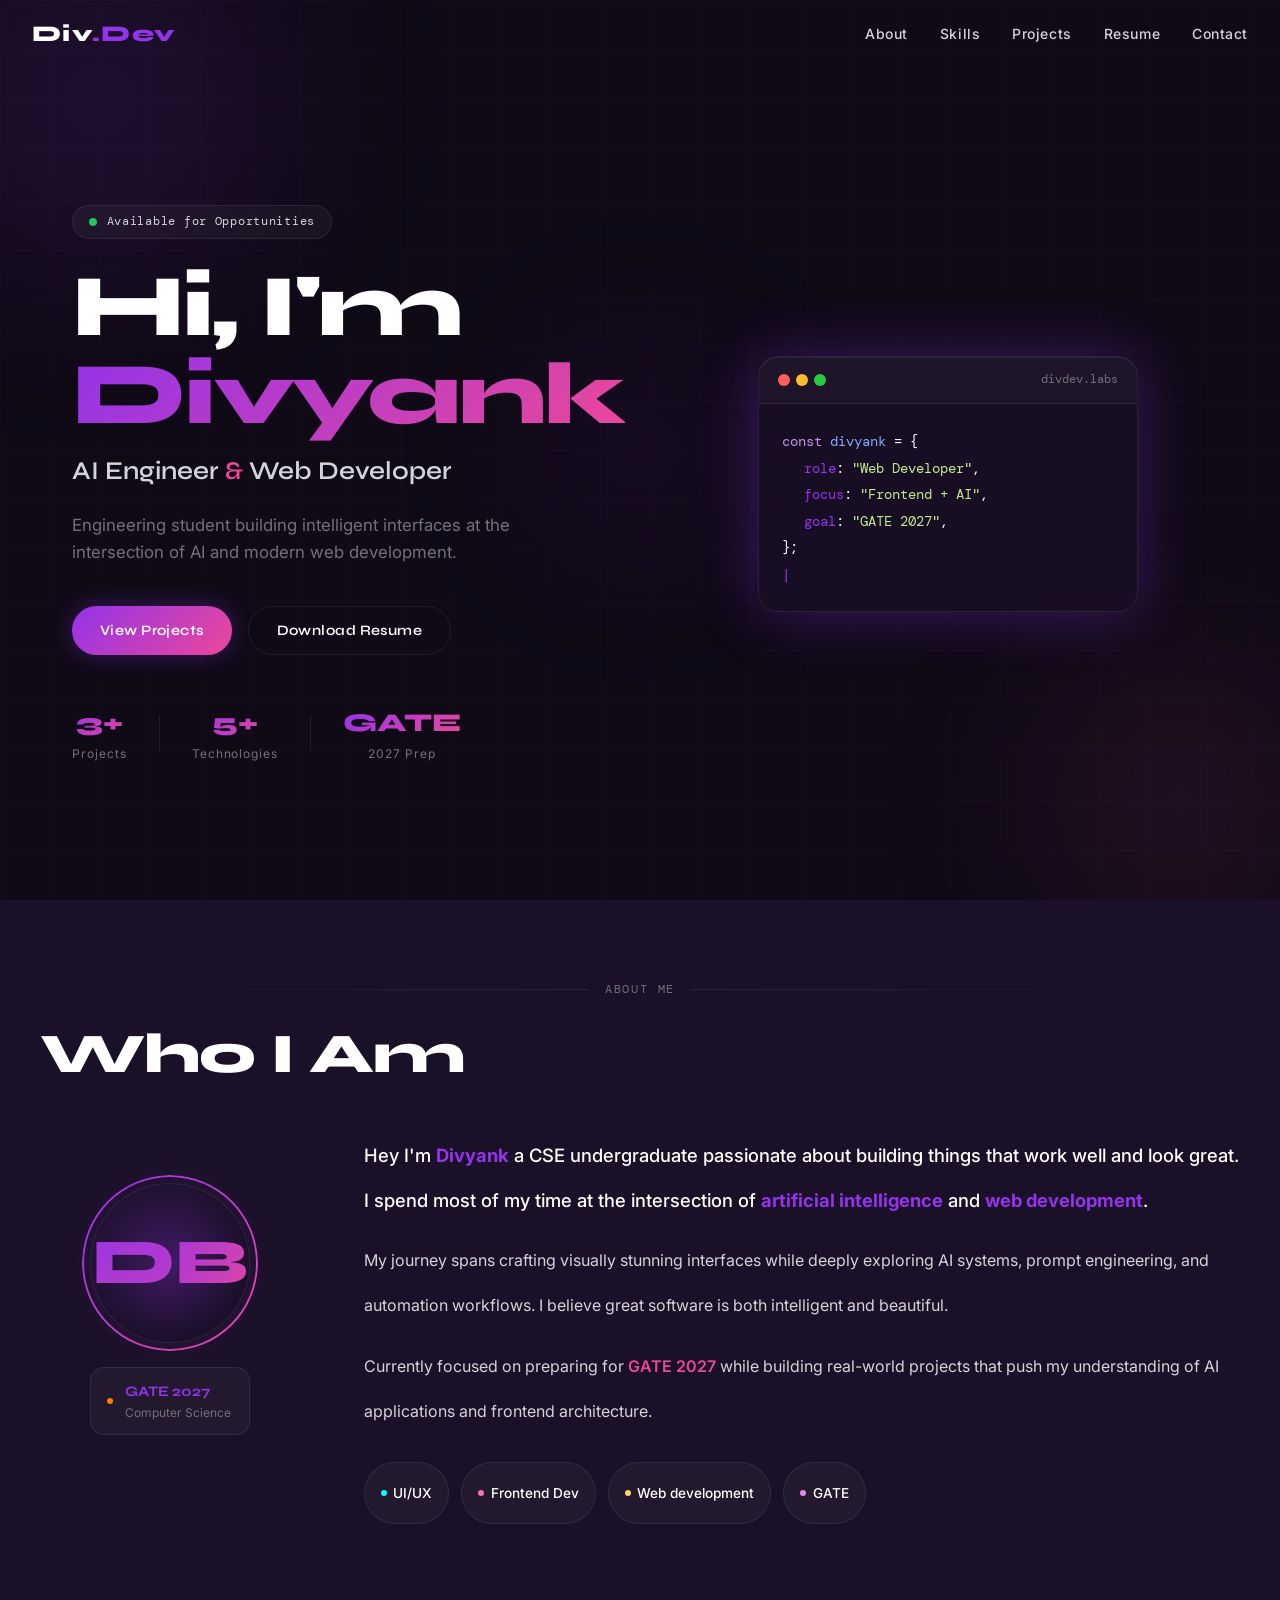
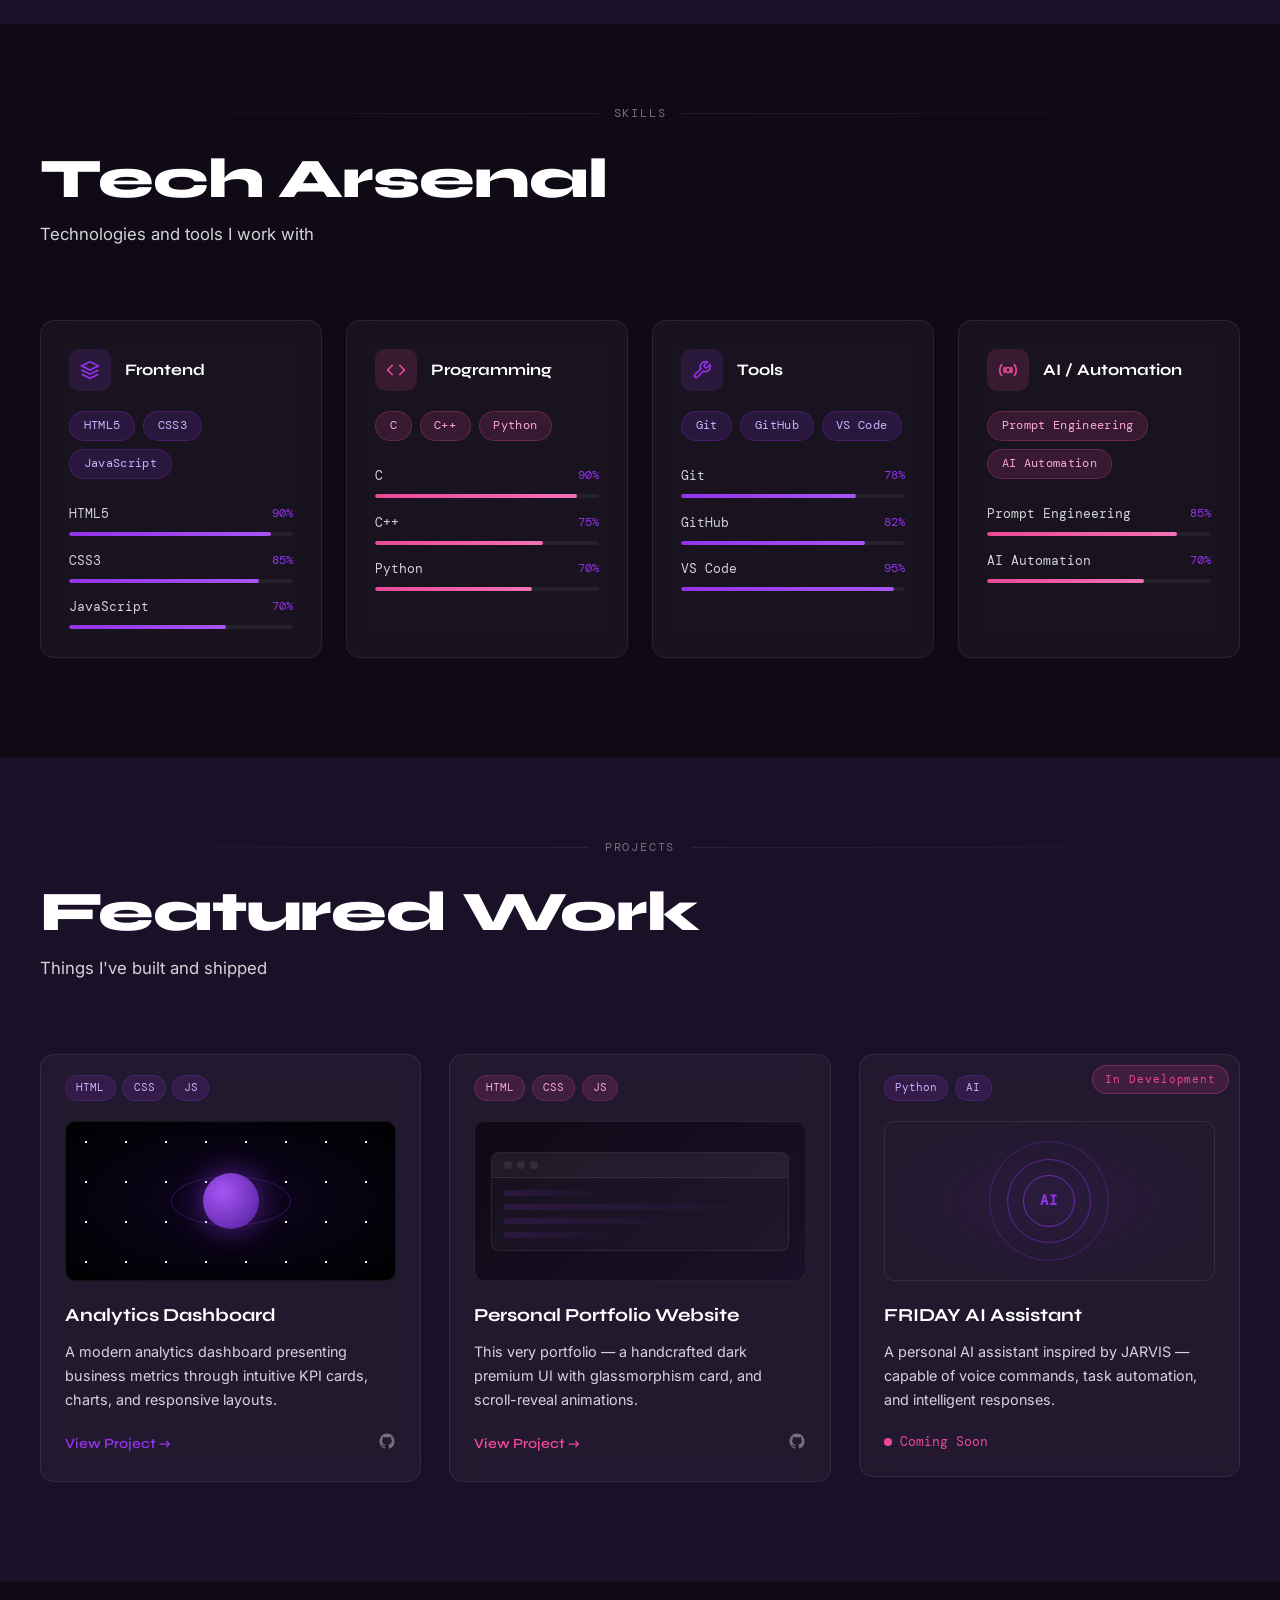
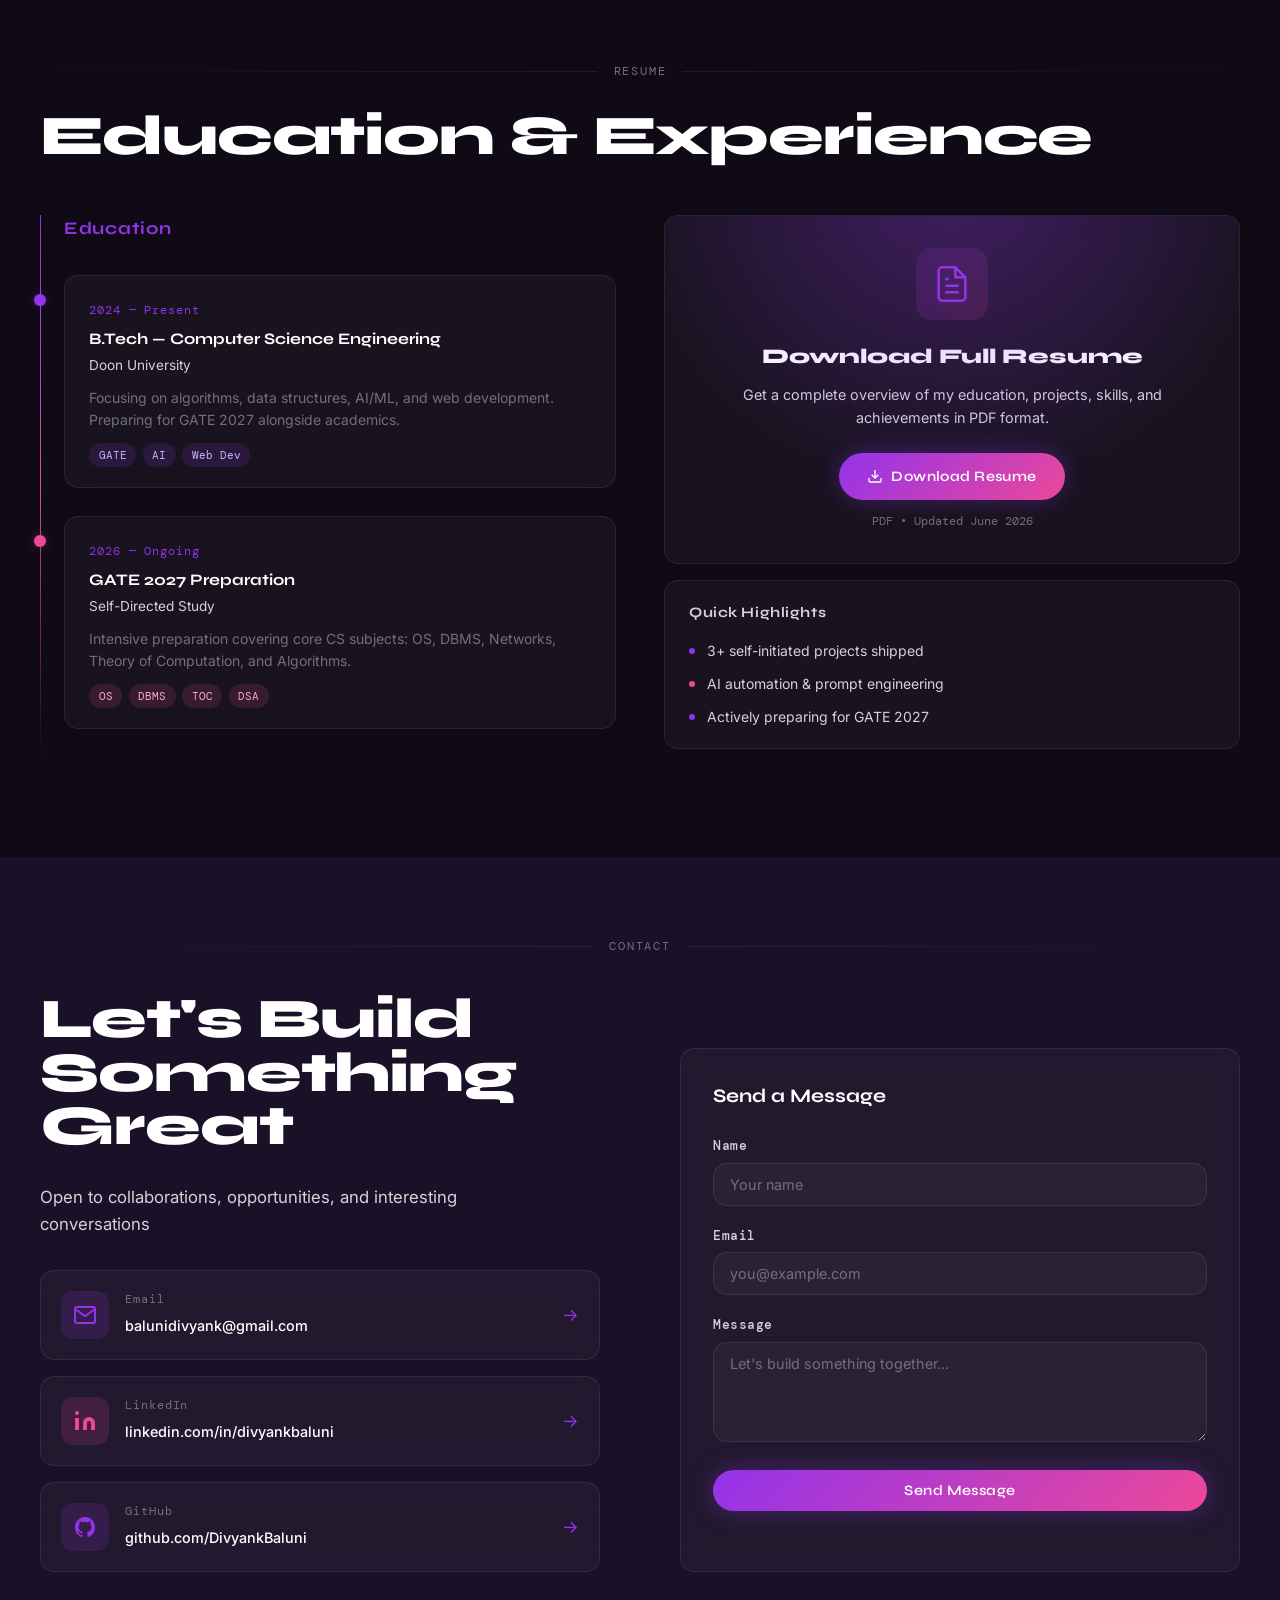
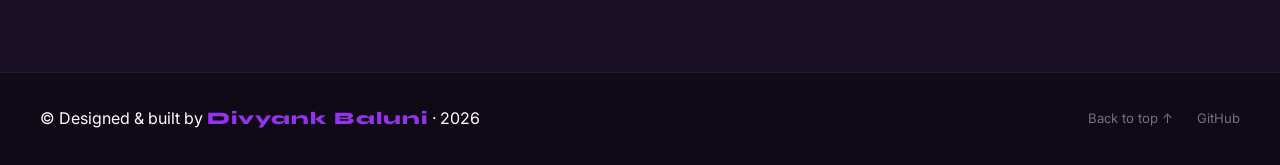
<file: Portfolio/index.html>
<!doctype html>
<html lang="en">
  <head>
    <meta charset="UTF-8" />
    <meta name="viewport" content="width=device-width, initial-scale=1.0" />
    <title>Divyank — Web Developer</title>
    <link rel="stylesheet" href="css/style.css" />
    <link rel="preconnect" href="https://fonts.googleapis.com" />
    <link rel="preconnect" href="https://fonts.gstatic.com" crossorigin />
    <link
      href="https://fonts.googleapis.com/css2?family=Syne:wght@400;500;600;700;800&family=DM+Mono:ital,wght@0,300;0,400;0,500;1,300&family=Inter:wght@300;400;500&display=swap"
      rel="stylesheet"
    />
  </head>
  <body>
    <!-- NAV -->
    <nav class="nav" id="nav">
      <a href="#hero" class="nav-logo">Div<span class="dot">.Dev</span></a>
      <button class="nav-toggle" id="navToggle" aria-label="Toggle menu">
        <span></span><span></span><span></span>
      </button>
      <ul class="nav-links" id="navLinks">
        <li><a href="#about" class="nav-link">About</a></li>
        <li><a href="#skills" class="nav-link">Skills</a></li>
        <li><a href="#projects" class="nav-link">Projects</a></li>
        <li><a href="#resume" class="nav-link">Resume</a></li>
        <li><a href="#contact" class="nav-link">Contact</a></li>
      </ul>
    </nav>

    <!-- ═══════════ HERO ═══════════ -->
    <section class="hero" id="hero">
      <div class="hero-bg-grid"></div>
      <div class="hero-orb hero-orb--1"></div>
      <div class="hero-orb hero-orb--2"></div>
      <div class="hero-orb hero-orb--3"></div>

      <div class="hero-content reveal">
        <span class="hero-tag">
          <span class="tag-dot"></span>
          Available for Opportunities
        </span>

        <h1 class="hero-heading">
          Hi, I'm <span class="gradient-text">Divyank</span>
        </h1>
        <p class="hero-sub">
          AI Engineer <span class="amp">&amp;</span> Web Developer
        </p>
        <p class="hero-desc">
          Engineering student building intelligent interfaces at the
          intersection of AI and modern web development.
        </p>

        <div class="hero-actions">
          <a href="#projects" class="btn btn--primary">View Projects</a>
          <a href="assets/Resume.pdf" class="btn btn--ghost">Download Resume</a>
        </div>

        <div class="hero-stats">
          <div class="stat">
            <span class="stat-num">3+</span>
            <span class="stat-label">Projects</span>
          </div>
          <div class="stat-divider"></div>
          <div class="stat">
            <span class="stat-num">5+</span>
            <span class="stat-label">Technologies</span>
          </div>
          <div class="stat-divider"></div>
          <div class="stat">
            <span class="stat-num">GATE</span>
            <span class="stat-label">2027 Prep</span>
          </div>
        </div>
      </div>

      <div class="hero-visual reveal">
        <div class="hero-card">
          <div class="card-header">
            <div class="card-dots">
              <span class="cd cd--red"></span>
              <span class="cd cd--yellow"></span>
              <span class="cd cd--green"></span>
            </div>
            <span class="card-title">divdev.labs</span>
          </div>
          <div class="card-body">
            <div class="code-line">
              <span class="kw">const</span> <span class="va">divyank</span> = {
            </div>
            <div class="code-line indent">
              <span class="ky">role</span>:
              <span class="st">"Web Developer"</span>,
            </div>
            <div class="code-line indent">
              <span class="ky">focus</span>:
              <span class="st">"Frontend + AI"</span>,
            </div>
            <div class="code-line indent">
              <span class="ky">goal</span>: <span class="st">"GATE 2027"</span>,
            </div>
            <div class="code-line">};</div>
            <div class="code-line blink-line">
              <span class="cursor">|</span>
            </div>
          </div>
          <div class="card-glow"></div>
        </div>
      </div>
    </section>

    <!-- ═══════════ ABOUT ═══════════ -->
    <section class="section about" id="about">
      <div class="section-bg-alt"></div>
      <div class="container">
        <div class="section-label reveal">
          <span class="label-line"></span>
          <span>ABOUT ME</span>
          <span class="label-line-reverse"></span>
        </div>
        <h2 class="section-title reveal">Who I Am</h2>

        <div class="about-grid">
          <div class="about-image-col reveal">
            <div class="about-avatar-wrap">
              <div class="avatar-ring"></div>
              <div class="avatar-inner">
                <div class="avatar-initials">DB</div>
              </div>
              <div class="avatar-glow"></div>
            </div>
            <div class="about-badge">
              <span
                class="chip-icon"
                style="background: rgb(255, 124, 1)"
              ></span>
              <div>
                <p class="badge-title">GATE 2027</p>
                <p class="badge-sub">Computer Science</p>
              </div>
            </div>
          </div>

          <div class="about-text-col reveal">
            <p class="about-intro">
              Hey I'm <strong>Divyank</strong> a CSE undergraduate passionate
              about building things that work well and look great. I spend most
              of my time at the intersection of
              <strong>artificial intelligence</strong> and
              <strong> web development</strong>.
            </p>
            <p class="about-body">
              My journey spans crafting visually stunning interfaces while
              deeply exploring AI systems, prompt engineering, and automation
              workflows. I believe great software is both intelligent and
              beautiful.
            </p>
            <p class="about-body">
              Currently focused on preparing for
              <strong>GATE 2027</strong> while building real-world projects that
              push my understanding of AI applications and frontend
              architecture.
            </p>

            <div class="about-interests">
              <div class="interest-chip">
                <span class="chip-icon" style="background: cyan"></span> UI/UX
              </div>
              <div class="interest-chip">
                <span class="chip-icon" style="background: #ff6fad"></span>
                Frontend Dev
              </div>
              <div class="interest-chip">
                <span class="chip-icon" style="background: #ffd16f"></span> Web
                development
              </div>
              <div class="interest-chip">
                <span class="chip-icon" style="background: violet"></span> GATE
              </div>
            </div>
          </div>
        </div>
      </div>
    </section>

    <!-- ═══════════ SKILLS ═══════════ -->
    <section class="section skills" id="skills">
      <div class="container">
        <div class="section-label reveal">
          <span class="label-line"></span>
          <span>SKILLS</span>
          <span class="label-line-reverse"></span>
        </div>
        <h2 class="section-title reveal">Tech Arsenal</h2>
        <p class="section-sub reveal">Technologies and tools I work with</p>

        <div class="skills-grid">
          <!-- Frontend -->
          <div class="skill-card glass reveal">
            <div class="skill-card-header">
              <div class="skill-icon-wrap sk--purple">
                <svg
                  width="20"
                  height="20"
                  fill="none"
                  stroke="currentColor"
                  stroke-width="2"
                  viewBox="0 0 24 24"
                >
                  <path
                    d="M12 2L2 7l10 5 10-5-10-5zM2 17l10 5 10-5M2 12l10 5 10-5"
                  />
                </svg>
              </div>
              <h3 class="skill-cat">Frontend</h3>
            </div>
            <div class="skill-pills">
              <span class="pill">HTML5</span>
              <span class="pill">CSS3</span>
              <span class="pill">JavaScript</span>
            </div>
            <div class="skill-bars">
              <div class="skill-bar-item">
                <span class="skill-name">HTML5</span>
                <div class="bar-track">
                  <div class="bar-fill" data-width="90"></div>
                </div>
                <span class="skill-pct">90%</span>
              </div>
              <div class="skill-bar-item">
                <span class="skill-name">CSS3</span>
                <div class="bar-track">
                  <div class="bar-fill" data-width="85"></div>
                </div>
                <span class="skill-pct">85%</span>
              </div>
              <div class="skill-bar-item">
                <span class="skill-name">JavaScript</span>
                <div class="bar-track">
                  <div class="bar-fill" data-width="70"></div>
                </div>
                <span class="skill-pct">70%</span>
              </div>
            </div>
          </div>

          <!-- Programming -->
          <div class="skill-card glass reveal">
            <div class="skill-card-header">
              <div class="skill-icon-wrap sk--pink">
                <svg
                  width="20"
                  height="20"
                  fill="none"
                  stroke="currentColor"
                  stroke-width="2"
                  viewBox="0 0 24 24"
                >
                  <polyline points="16 18 22 12 16 6" />
                  <polyline points="8 6 2 12 8 18" />
                </svg>
              </div>
              <h3 class="skill-cat">Programming</h3>
            </div>
            <div class="skill-pills">
              <span class="pill pill--pink">C</span>
              <span class="pill pill--pink">C++</span>
              <span class="pill pill--pink">Python</span>
            </div>
            <div class="skill-bars">
              <div class="skill-bar-item">
                <span class="skill-name">C</span>
                <div class="bar-track">
                  <div class="bar-fill bar-fill--pink" data-width="90"></div>
                </div>
                <span class="skill-pct">90%</span>
              </div>
              <div class="skill-bar-item">
                <span class="skill-name">C++</span>
                <div class="bar-track">
                  <div class="bar-fill bar-fill--pink" data-width="75"></div>
                </div>
                <span class="skill-pct">75%</span>
              </div>
              <div class="skill-bar-item">
                <span class="skill-name">Python</span>
                <div class="bar-track">
                  <div class="bar-fill bar-fill--pink" data-width="70"></div>
                </div>
                <span class="skill-pct">70%</span>
              </div>
            </div>
          </div>

          <!-- Tools -->
          <div class="skill-card glass reveal">
            <div class="skill-card-header">
              <div class="skill-icon-wrap sk--purple">
                <svg
                  width="20"
                  height="20"
                  fill="none"
                  stroke="currentColor"
                  stroke-width="2"
                  viewBox="0 0 24 24"
                >
                  <path
                    d="M14.7 6.3a1 1 0 0 0 0 1.4l1.6 1.6a1 1 0 0 0 1.4 0l3.77-3.77a6 6 0 0 1-7.94 7.94l-6.91 6.91a2.12 2.12 0 0 1-3-3l6.91-6.91a6 6 0 0 1 7.94-7.94l-3.76 3.76z"
                  />
                </svg>
              </div>
              <h3 class="skill-cat">Tools</h3>
            </div>
            <div class="skill-pills">
              <span class="pill">Git</span>
              <span class="pill">GitHub</span>
              <span class="pill">VS Code</span>
            </div>
            <div class="skill-bars">
              <div class="skill-bar-item">
                <span class="skill-name">Git</span>
                <div class="bar-track">
                  <div class="bar-fill" data-width="78"></div>
                </div>
                <span class="skill-pct">78%</span>
              </div>
              <div class="skill-bar-item">
                <span class="skill-name">GitHub</span>
                <div class="bar-track">
                  <div class="bar-fill" data-width="82"></div>
                </div>
                <span class="skill-pct">82%</span>
              </div>
              <div class="skill-bar-item">
                <span class="skill-name">VS Code</span>
                <div class="bar-track">
                  <div class="bar-fill" data-width="95"></div>
                </div>
                <span class="skill-pct">95%</span>
              </div>
            </div>
          </div>

          <!-- AI -->
          <div class="skill-card glass reveal">
            <div class="skill-card-header">
              <div class="skill-icon-wrap sk--pink">
                <svg
                  width="20"
                  height="20"
                  fill="none"
                  stroke="currentColor"
                  stroke-width="2"
                  viewBox="0 0 24 24"
                >
                  <circle cx="12" cy="12" r="3" />
                  <path
                    d="M19.07 4.93a10 10 0 0 1 0 14.14M4.93 4.93a10 10 0 0 0 0 14.14"
                  />
                  <path
                    d="M15.54 8.46a5 5 0 0 1 0 7.07M8.46 8.46a5 5 0 0 0 0 7.07"
                  />
                </svg>
              </div>
              <h3 class="skill-cat">AI / Automation</h3>
            </div>
            <div class="skill-pills">
              <span class="pill pill--pink">Prompt Engineering</span>
              <span class="pill pill--pink">AI Automation</span>
            </div>
            <div class="skill-bars">
              <div class="skill-bar-item">
                <span class="skill-name">Prompt Engineering</span>
                <div class="bar-track">
                  <div class="bar-fill bar-fill--pink" data-width="85"></div>
                </div>
                <span class="skill-pct">85%</span>
              </div>
              <div class="skill-bar-item">
                <span class="skill-name">AI Automation</span>
                <div class="bar-track">
                  <div class="bar-fill bar-fill--pink" data-width="70"></div>
                </div>
                <span class="skill-pct">70%</span>
              </div>
            </div>
          </div>
        </div>
      </div>
    </section>

    <!-- ═══════════ PROJECTS ═══════════ -->
    <section class="section projects" id="projects">
      <div class="container">
        <div class="section-label reveal">
          <span class="label-line"></span>
          <span>PROJECTS</span>
          <span class="label-line-reverse"></span>
        </div>
        <h2 class="section-title reveal">Featured Work</h2>
        <p class="section-sub reveal">Things I've built and shipped</p>

        <div class="projects-grid">
          <!-- Project 1 -->
          <article class="project-card glass reveal">
            <div class="project-header">
              <div class="project-tags">
                <span class="tag">HTML</span>
                <span class="tag">CSS</span>
                <span class="tag">JS</span>
              </div>
            </div>
            <div class="project-visual pv--space">
              <div class="pv-stars"></div>
              <div class="pv-planet"></div>
              <div class="pv-orbit"></div>
            </div>
            <div class="project-body">
              <h3 class="project-title">Analytics Dashboard</h3>
              <p class="project-desc">
                A modern analytics dashboard presenting business metrics through
                intuitive KPI cards, charts, and responsive layouts.
              </p>
              <div class="project-footer">
                <a
                  href="https://dashboardanalystics.netlify.app/"
                  class="project-link"
                  aria-label="View Analytics Dashboard"
                  >View Project →</a
                >
                <a
                  href="https://github.com/DivyankBaluni/Analystics_Dashboard"
                  class="project-link-gh"
                  aria-label="GitHub for Analytics Dashboard"
                >
                  <svg
                    width="18"
                    height="18"
                    fill="currentColor"
                    viewBox="0 0 24 24"
                  >
                    <path
                      d="M12 2C6.48 2 2 6.58 2 12.26c0 4.54 2.87 8.39 6.84 9.75.5.09.68-.22.68-.49 0-.24-.01-.87-.01-1.71-2.78.62-3.37-1.37-3.37-1.37-.45-1.18-1.1-1.5-1.1-1.5-.9-.63.07-.62.07-.62 1 .07 1.52 1.05 1.52 1.05.89 1.56 2.33 1.11 2.9.85.09-.66.35-1.11.63-1.37-2.22-.26-4.56-1.14-4.56-5.07 0-1.12.39-2.03 1.03-2.75-.1-.26-.45-1.3.1-2.71 0 0 .84-.27 2.75 1.05A9.38 9.38 0 0 1 12 7.07c.85 0 1.7.12 2.5.34 1.91-1.32 2.75-1.05 2.75-1.05.55 1.41.2 2.45.1 2.71.64.72 1.03 1.63 1.03 2.75 0 3.94-2.34 4.81-4.57 5.06.36.32.68.94.68 1.9 0 1.37-.01 2.47-.01 2.81 0 .27.18.59.69.49A10.27 10.27 0 0 0 22 12.26C22 6.58 17.52 2 12 2z"
                    />
                  </svg>
                </a>
              </div>
            </div>
            <div class="project-glow"></div>
          </article>

          <!-- Project 2 -->
          <article class="project-card glass reveal">
            <div class="project-header">
              <div class="project-tags">
                <span class="tag tag--pink">HTML</span>
                <span class="tag tag--pink">CSS</span>
                <span class="tag tag--pink">JS</span>
              </div>
            </div>
            <div class="project-visual pv--portfolio">
              <div class="pv-browser">
                <div class="pv-browser-bar">
                  <span></span><span></span><span></span>
                </div>
                <div class="pv-browser-body">
                  <div class="pv-line pv-line--short"></div>
                  <div class="pv-line"></div>
                  <div class="pv-line pv-line--medium"></div>
                  <div class="pv-line pv-line--short"></div>
                </div>
              </div>
            </div>
            <div class="project-body">
              <h3 class="project-title">Personal Portfolio Website</h3>
              <p class="project-desc">
                This very portfolio — a handcrafted dark premium UI with
                glassmorphism card, and scroll-reveal animations.
              </p>
              <div class="project-footer">
                <a
                  href="#"
                  class="project-link project-link--pink"
                  aria-label="View Portfolio project"
                  >View Project →</a
                >
                <a
                  href="htttps://github.com/DivyankBaluni/ShadowFox/Portfolio"
                  class="project-link-gh"
                  aria-label="GitHub for Portfolio"
                >
                  <svg
                    width="18"
                    height="18"
                    fill="currentColor"
                    viewBox="0 0 24 24"
                  >
                    <path
                      d="M12 2C6.48 2 2 6.58 2 12.26c0 4.54 2.87 8.39 6.84 9.75.5.09.68-.22.68-.49 0-.24-.01-.87-.01-1.71-2.78.62-3.37-1.37-3.37-1.37-.45-1.18-1.1-1.5-1.1-1.5-.9-.63.07-.62.07-.62 1 .07 1.52 1.05 1.52 1.05.89 1.56 2.33 1.11 2.9.85.09-.66.35-1.11.63-1.37-2.22-.26-4.56-1.14-4.56-5.07 0-1.12.39-2.03 1.03-2.75-.1-.26-.45-1.3.1-2.71 0 0 .84-.27 2.75 1.05A9.38 9.38 0 0 1 12 7.07c.85 0 1.7.12 2.5.34 1.91-1.32 2.75-1.05 2.75-1.05.55 1.41.2 2.45.1 2.71.64.72 1.03 1.63 1.03 2.75 0 3.94-2.34 4.81-4.57 5.06.36.32.68.94.68 1.9 0 1.37-.01 2.47-.01 2.81 0 .27.18.59.69.49A10.27 10.27 0 0 0 22 12.26C22 6.58 17.52 2 12 2z"
                    />
                  </svg>
                </a>
              </div>
            </div>
            <div class="project-glow project-glow--pink"></div>
          </article>

          <!-- Project 3 — Coming Soon -->
          <article class="project-card glass project-card--coming reveal">
            <div class="project-header">
              <div class="project-tags">
                <span class="tag tag--purple">Python</span>
                <span class="tag tag--purple">AI</span>
              </div>
            </div>
            <div class="project-visual pv--ai">
              <div class="ai-rings">
                <div class="ai-ring ar--1"></div>
                <div class="ai-ring ar--2"></div>
                <div class="ai-ring ar--3"></div>
              </div>
              <div class="ai-core">AI</div>
            </div>
            <div class="project-body">
              <h3 class="project-title">FRIDAY AI Assistant</h3>
              <p class="project-desc">
                A personal AI assistant inspired by JARVIS — capable of voice
                commands, task automation, and intelligent responses.
              </p>
              <div class="project-footer">
                <span class="coming-badge">
                  <span class="pulse-dot"></span>
                  Coming Soon
                </span>
              </div>
            </div>
            <div class="coming-overlay">
              <span>In Development</span>
            </div>
          </article>
        </div>
      </div>
    </section>

    <!-- ═══════════ RESUME ═══════════ -->
    <section class="section resume" id="resume">
      <div class="container">
        <div class="section-label reveal">
          <span class="label-line"></span>
          <span>RESUME</span>
          <span class="label-line-reverse"></span>
        </div>
        <h2 class="section-title reveal">Education & Experience</h2>

        <div class="resume-grid">
          <div class="timeline reveal">
            <h3 class="timeline-title">Education</h3>
            <div class="timeline-item">
              <div class="tl-dot"></div>
              <div class="tl-content glass">
                <span class="tl-period">2024 — Present</span>
                <h4 class="tl-role">B.Tech — Computer Science Engineering</h4>
                <p class="tl-place">Doon University</p>
                <p class="tl-desc">
                  Focusing on algorithms, data structures, AI/ML, and web
                  development. Preparing for GATE 2027 alongside academics.
                </p>
                <div class="tl-tags">
                  <span class="tl-tag">GATE</span>
                  <span class="tl-tag">AI</span>
                  <span class="tl-tag">Web Dev</span>
                </div>
              </div>
            </div>
            <div class="timeline-item">
              <div class="tl-dot tl-dot--pink"></div>
              <div class="tl-content glass">
                <span class="tl-period">2026 — Ongoing</span>
                <h4 class="tl-role">GATE 2027 Preparation</h4>
                <p class="tl-place">Self-Directed Study</p>
                <p class="tl-desc">
                  Intensive preparation covering core CS subjects: OS, DBMS,
                  Networks, Theory of Computation, and Algorithms.
                </p>
                <div class="tl-tags">
                  <span class="tl-tag tl-tag--pink">OS</span>
                  <span class="tl-tag tl-tag--pink">DBMS</span>
                  <span class="tl-tag tl-tag--pink">TOC</span>
                  <span class="tl-tag tl-tag--pink">DSA</span>
                </div>
              </div>
            </div>
          </div>

          <div class="resume-cta reveal">
            <div class="resume-card glass">
              <div class="rc-glow"></div>
              <div class="rc-icon">
                <svg
                  width="40"
                  height="40"
                  fill="none"
                  stroke="currentColor"
                  stroke-width="1.5"
                  viewBox="0 0 24 24"
                >
                  <path
                    d="M14 2H6a2 2 0 0 0-2 2v16a2 2 0 0 0 2 2h12a2 2 0 0 0 2-2V8z"
                  />
                  <polyline points="14 2 14 8 20 8" />
                  <line x1="16" y1="13" x2="8" y2="13" />
                  <line x1="16" y1="17" x2="8" y2="17" />
                  <polyline points="10 9 9 9 8 9" />
                </svg>
              </div>
              <h3 class="rc-title">Download Full Resume</h3>
              <p class="rc-desc">
                Get a complete overview of my education, projects, skills, and
                achievements in PDF format.
              </p>
              <a
                href="assets/Resume.pdf"
                class="btn btn--primary rc-btn"
                download
              >
                <svg
                  width="16"
                  height="16"
                  fill="none"
                  stroke="currentColor"
                  stroke-width="2"
                  viewBox="0 0 24 24"
                >
                  <path d="M21 15v4a2 2 0 0 1-2 2H5a2 2 0 0 1-2-2v-4" />
                  <polyline points="7 10 12 15 17 10" />
                  <line x1="12" y1="15" x2="12" y2="3" />
                </svg>
                Download Resume
              </a>
              <div class="rc-meta">
                <span>PDF • Updated June 2026</span>
              </div>
            </div>

            <div class="resume-achievements glass">
              <h4 class="ra-title">Quick Highlights</h4>
              <ul class="ra-list">
                <li class="ra-item">
                  <span class="ra-dot"></span>
                  3+ self-initiated projects shipped
                </li>
                <li class="ra-item">
                  <span class="ra-dot ra-dot--pink"></span>
                  AI automation & prompt engineering
                </li>
                <li class="ra-item">
                  <span class="ra-dot ra-dot"></span>
                  Actively preparing for GATE 2027
                </li>
              </ul>
            </div>
          </div>
        </div>
      </div>
    </section>

    <!-- ═══════════ CONTACT ═══════════ -->
    <section class="section contact" id="contact">
      <div class="section-bg-alt"></div>
      <div class="container">
        <div class="section-label reveal">
          <span class="label-line"></span>
          <span>CONTACT</span>
          <span class="label-line-reverse"></span>
        </div>

        <div class="contact-grid">
          <div class="contact-left">
            <h2 class="section-title reveal">Let's Build <br>Something Great</h2>
            <p class="section-sub reveal">
              Open to collaborations, opportunities, and interesting
              conversations
            </p>
            <div class="contact-links reveal">
              <a
                href="mailto:balunidivyank@gmail.com"
                class="contact-card glass"
              >
                <div class="cc-icon cc-icon--purple">
                  <svg
                    width="24"
                    height="24"
                    fill="none"
                    stroke="currentColor"
                    stroke-width="2"
                    viewBox="0 0 24 24"
                  >
                    <path
                      d="M4 4h16c1.1 0 2 .9 2 2v12c0 1.1-.9 2-2 2H4c-1.1 0-2-.9-2-2V6c0-1.1.9-2 2-2z"
                    />
                    <polyline points="22,6 12,13 2,6" />
                  </svg>
                </div>
                <div class="cc-body">
                  <span class="cc-label">Email</span>
                  <span class="cc-value">balunidivyank@gmail.com</span>
                </div>
                <span class="cc-arrow">→</span>
              </a>

              <a
                href="https://www.linkedin.com/in/divyankbaluni/"
                target="_blank"
                rel="noopener"
                class="contact-card glass"
              >
                <div class="cc-icon cc-icon--pink">
                  <svg
                    width="24"
                    height="24"
                    fill="currentColor"
                    viewBox="0 0 24 24"
                  >
                    <path
                      d="M16 8a6 6 0 0 1 6 6v7h-4v-7a2 2 0 0 0-2-2 2 2 0 0 0-2 2v7h-4v-7a6 6 0 0 1 6-6zM2 9h4v12H2z"
                    />
                    <circle cx="4" cy="4" r="2" />
                  </svg>
                </div>
                <div class="cc-body">
                  <span class="cc-label">LinkedIn</span>
                  <span class="cc-value">linkedin.com/in/divyankbaluni</span>
                </div>
                <span class="cc-arrow">→</span>
              </a>

              <a
                href="https://github.com/DivyankBaluni"
                target="_blank"
                rel="noopener"
                class="contact-card glass"
              >
                <div class="cc-icon cc-icon--purple">
                  <svg
                    width="24"
                    height="24"
                    fill="currentColor"
                    viewBox="0 0 24 24"
                  >
                    <path
                      d="M12 2C6.48 2 2 6.58 2 12.26c0 4.54 2.87 8.39 6.84 9.75.5.09.68-.22.68-.49 0-.24-.01-.87-.01-1.71-2.78.62-3.37-1.37-3.37-1.37-.45-1.18-1.1-1.5-1.1-1.5-.9-.63.07-.62.07-.62 1 .07 1.52 1.05 1.52 1.05.89 1.56 2.33 1.11 2.9.85.09-.66.35-1.11.63-1.37-2.22-.26-4.56-1.14-4.56-5.07 0-1.12.39-2.03 1.03-2.75-.1-.26-.45-1.3.1-2.71 0 0 .84-.27 2.75 1.05A9.38 9.38 0 0 1 12 7.07c.85 0 1.7.12 2.5.34 1.91-1.32 2.75-1.05 2.75-1.05.55 1.41.2 2.45.1 2.71.64.72 1.03 1.63 1.03 2.75 0 3.94-2.34 4.81-4.57 5.06.36.32.68.94.68 1.9 0 1.37-.01 2.47-.01 2.81 0 .27.18.59.69.49A10.27 10.27 0 0 0 22 12.26C22 6.58 17.52 2 12 2z"
                    />
                  </svg>
                </div>
                <div class="cc-body">
                  <span class="cc-label">GitHub</span>
                  <span class="cc-value">github.com/DivyankBaluni</span>
                </div>
                <span class="cc-arrow">→</span>
              </a>
            </div>
          </div>

          <div class="contact-form-wrap reveal">
            <form class="contact-form glass" id="contactForm" novalidate>
              <h3 class="cf-title">Send a Message</h3>
              <div class="form-group">
                <label for="name" class="form-label">Name</label>
                <input
                  type="text"
                  id="name"
                  name="name"
                  class="form-input"
                  placeholder="Your name"
                  required
                />
              </div>
              <div class="form-group">
                <label for="email" class="form-label">Email</label>
                <input
                  type="email"
                  id="email"
                  name="email"
                  class="form-input"
                  placeholder="you@example.com"
                  required
                />
              </div>
              <div class="form-group">
                <label for="message" class="form-label">Message</label>
                <textarea
                  id="message"
                  name="message"
                  class="form-input form-textarea"
                  placeholder="Let's build something together..."
                  rows="4"
                  required
                ></textarea>
              </div>
              <button
                type="submit"
                class="btn btn--primary btn--full"
                id="submitBtn"
              >
                Send Message
              </button>
              <p class="form-note" id="formNote"></p>
            </form>
          </div>
        </div>
      </div>
    </section>

    <!-- FOOTER -->
    <footer class="footer">
      <div class="container footer-inner">
        <p>
          &copy Designed &amp; built by
          <span class="footer-logo dot">Divyank Baluni</span> · 2026
        </p>
        <nav class="footer-nav" aria-label="Footer navigation">
          <a href="#hero">Back to top ↑</a>
          <a href="https://github.com/DivyankBaluni" target="_blank">GitHub</a>
        </nav>
      </div>
    </footer>

    <script src="js/script.js"></script>
  </body>
</html>
</file>
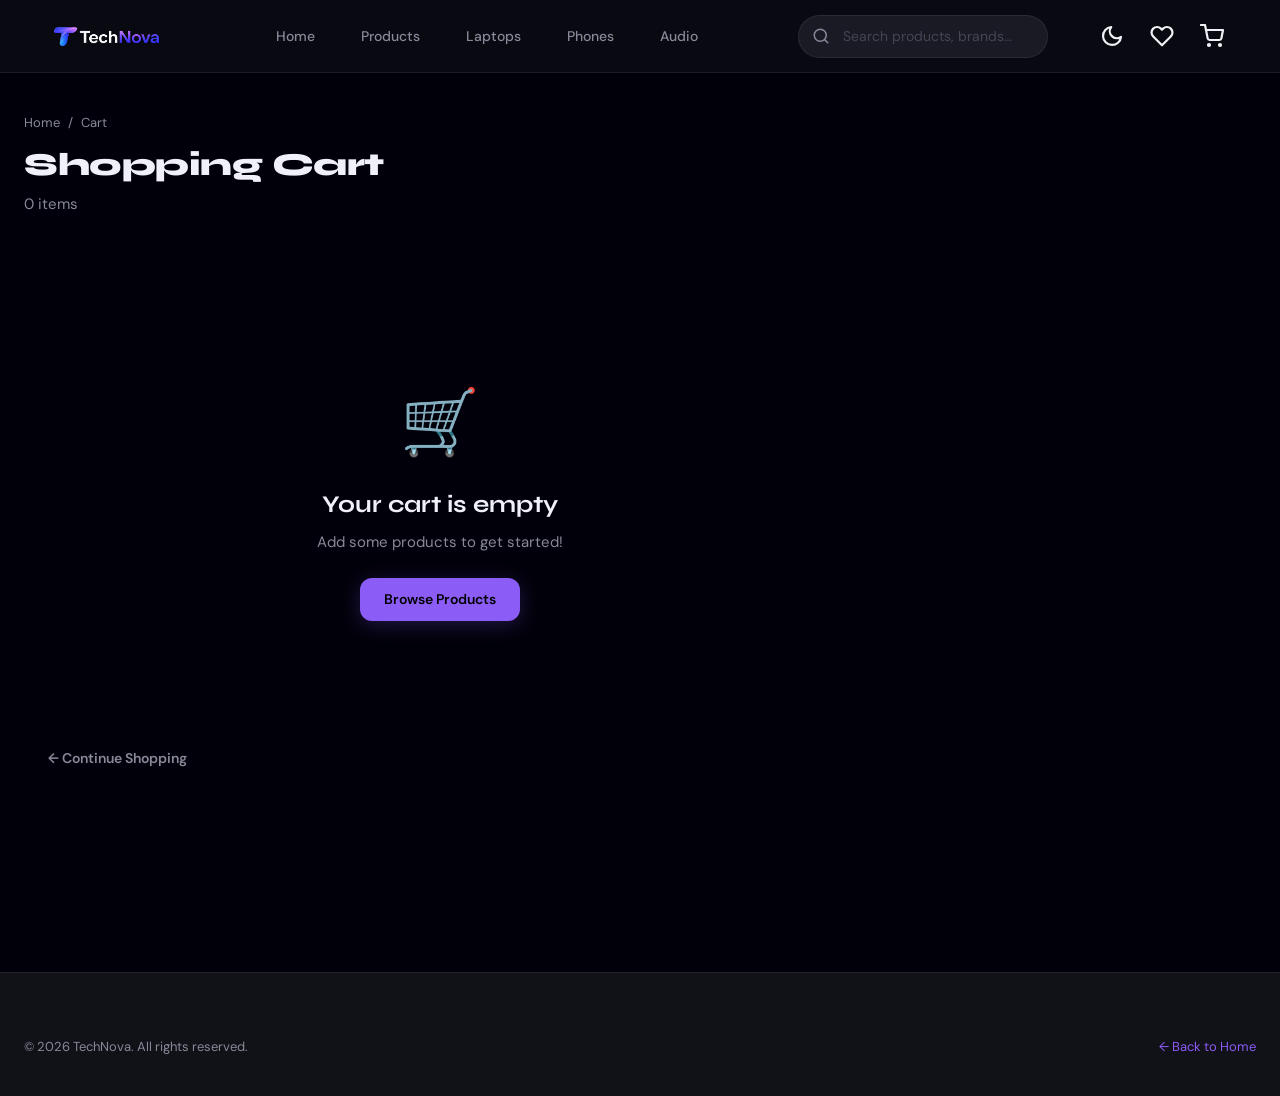
<file: technova/cart.html>
<!DOCTYPE html>
<html lang="en" data-theme="">
<head>
  <meta charset="UTF-8">
  <meta name="viewport" content="width=device-width, initial-scale=1.0">
  <title>Cart — TechNova</title>
  <link rel="stylesheet" href="css/reset.css">
  <link rel="stylesheet" href="css/variables.css">
  <link rel="stylesheet" href="css/global.css">
  <link rel="stylesheet" href="css/cart.css">
  <link rel="stylesheet" href="css/responsive.css">
</head>
<body>

<!-- NAVBAR -->
<nav class="navbar" role="navigation" aria-label="Main navigation">
      <div class="navbar-inner">
        <a href="index.html" class="logo">
          <img src="assets/logo-light.png" class="logo-light" alt="TechNova" />
          <img src="assets/logo-dark.png" class="logo-dark" alt="TechNova" />
        </a>
        <nav class="nav-links" aria-label="Site links">
          <a href="index.html" class="active">Home</a>
          <a href="products.html">Products</a>
          <a href="products.html?category=Laptops">Laptops</a>
          <a href="products.html?category=Smartphones">Phones</a>
          <a href="products.html?category=Audio">Audio</a>
        </nav>
        <form class="search-bar" id="searchForm" role="search">
          <span class="search-icon" aria-hidden="true">
            <svg
              viewBox="0 0 24 24"
              fill="none"
              stroke="currentColor"
              stroke-width="2"
              stroke-linecap="round"
              stroke-linejoin="round"
            >
              <circle cx="11" cy="11" r="8" />
              <line x1="21" y1="21" x2="16.65" y2="16.65" />
            </svg>
          </span>
          <input
            type="search"
            id="searchInput"
            placeholder="Search products, brands…"
            aria-label="Search"
            autocomplete="off"
          />
          <div
            class="search-results-dropdown"
            id="searchDropdown"
            role="listbox"
          ></div>
        </form>
        <div class="nav-actions">
          <button
            class="nav-icon-btn nav-btn"
            id="themeToggle"
            aria-label="Toggle theme"
          >
            <svg
              class="theme-icon"
              viewBox="0 0 24 24"
              fill="none"
              stroke="currentColor"
              stroke-width="2"
              stroke-linecap="round"
              stroke-linejoin="round"
            >
              <!-- Sun -->
              <circle class="sun-core" cx="12" cy="12" r="5" />

              <g class="sun-rays">
                <line x1="12" y1="1" x2="12" y2="3" />
                <line x1="12" y1="21" x2="12" y2="23" />
                <line x1="4.22" y1="4.22" x2="5.64" y2="5.64" />
                <line x1="18.36" y1="18.36" x2="19.78" y2="19.78" />
                <line x1="1" y1="12" x2="3" y2="12" />
                <line x1="21" y1="12" x2="23" y2="12" />
                <line x1="4.22" y1="19.78" x2="5.64" y2="18.36" />
                <line x1="18.36" y1="5.64" x2="19.78" y2="4.22" />
              </g>

              <!-- Moon -->
              <path
                class="moon-shape"
                d="M21 12.79A9 9 0 1 1 11.21 3 7 7 0 0 0 21 12.79z"
              />
            </svg>
          </button>
          <a
            href="wishlist.html"
            class="nav-btn"
            aria-label="Wishlist"
            title="Wishlist"
            ><button class="nav-btn" aria-label="Wishlist">
              <svg
                viewBox="0 0 24 24"
                fill="none"
                stroke="currentColor"
                stroke-width="2"
                stroke-linecap="round"
                stroke-linejoin="round"
              >
                <path
                  d="M20.84 4.61a5.5 5.5 0 0 0-7.78 0L12 5.67l-1.06-1.06a5.5 5.5 0 0 0-7.78 7.78l1.06 1.06L12 21.23l7.78-7.78 1.06-1.06a5.5 5.5 0 0 0 0-7.78z"
                />
              </svg>
            </button>
            <span
              class="wishlist-badge"
              id="wishlistBadge"
              aria-live="polite"
            ></span>
          </a>
          <a href="cart.html" class="nav-btn" aria-label="Shopping cart"
            ><button class="nav-btn" aria-label="Wishlist">
              <svg
                viewBox="0 0 24 24"
                fill="none"
                stroke="currentColor"
                stroke-width="2"
                stroke-linecap="round"
                stroke-linejoin="round"
              >
                <circle cx="9" cy="21" r="1" />
                <circle cx="20" cy="21" r="1" />
                <path
                  d="M1 1h4l2.68 13.39a2 2 0 0 0 2 1.61h9.72a2 2 0 0 0 2-1.61L23 6H6"
                />
              </svg>
            </button>
            <span class="cart-badge" id="cartBadge" aria-live="polite"></span>
          </a>
          <button class="hamburger" aria-label="Toggle menu">
            <span></span><span></span><span></span>
          </button>
        </div>
      </div>
    </nav>
<nav class="mobile-nav" id="mobileNav">
  <a href="index.html">🏠 Home</a>
  <a href="products.html">📦 All Products</a>
  <a href="cart.html">🛒 Cart</a>
  <a href="wishlist.html">❤️ Wishlist</a>
</nav>

<div class="container">
  <div class="cart-header">
    <nav style="font-size:13px;color:var(--color-text-muted);display:flex;gap:8px;margin-bottom:8px" aria-label="Breadcrumb">
      <a href="index.html" style="transition:color 0.2s" onmouseover="this.style.color='var(--color-primary)'" onmouseout="this.style.color=''">Home</a>
      <span>/</span>
      <span>Cart</span>
    </nav>
    <h1>Shopping Cart</h1>
    <p class="cart-count-label" id="cartCountLabel">0 items</p>
  </div>

  <div class="cart-layout">
    <!-- Cart Items -->
    <main>
      <div id="cartItems" aria-label="Cart items" aria-live="polite">
        <!-- Loaded by JS -->
      </div>

      <div style="margin-top:20px;display:flex;gap:10px;align-items:center">
        <a href="products.html" class="btn btn-ghost">← Continue Shopping</a>
      </div>
    </main>

    <!-- Summary -->
    <aside id="cartSummary" aria-label="Order summary">
      <div class="cart-summary">
        <h3>Order Summary</h3>
        <div id="summaryRows">
          <!-- Filled by JS -->
        </div>

        <button class="btn btn-primary btn-full" id="checkoutBtn" style="margin-top:16px">
          Proceed to Checkout →
        </button>

        <div style="margin-top:12px;display:flex;flex-direction:column;gap:6px">
          <div style="display:flex;align-items:center;gap:8px;font-size:13px;color:var(--color-text-muted)">
            <span>🔒</span> Secure 256-bit SSL checkout
          </div>
          <div style="display:flex;align-items:center;gap:8px;font-size:13px;color:var(--color-text-muted)">
            <span>🚚</span> Free shipping above ₹50,000
          </div>
          <div style="display:flex;align-items:center;gap:8px;font-size:13px;color:var(--color-text-muted)">
            <span>↩️</span> Easy 30-day returns
          </div>
        </div>
      </div>
    </aside>
  </div>
</div>

<!-- Footer -->
<footer class="footer" role="contentinfo">
  <div class="container">
    <div class="footer-bottom" style="border-top:none;margin-top:0;padding-top:0">
      <span>© 2026 TechNova. All rights reserved.</span>
      <a href="index.html" style="color:var(--color-primary)">← Back to Home</a>
    </div>
  </div>
</footer>

<button class="back-to-top" aria-label="Back to top">↑</button>
<div class="toast-container" aria-live="polite"></div>

<script src="js/data/products.js"></script>
<script src="js/utils/storage.js"></script>
<script src="js/utils/helpers.js"></script>
<script src="js/utils/toast.js"></script>
<script src="js/components/cart.js"></script>
<script src="js/components/navbar.js"></script>
<script src="js/components/filters.js"></script>
<script src="js/main.js"></script>
</body>
</html>
</file>
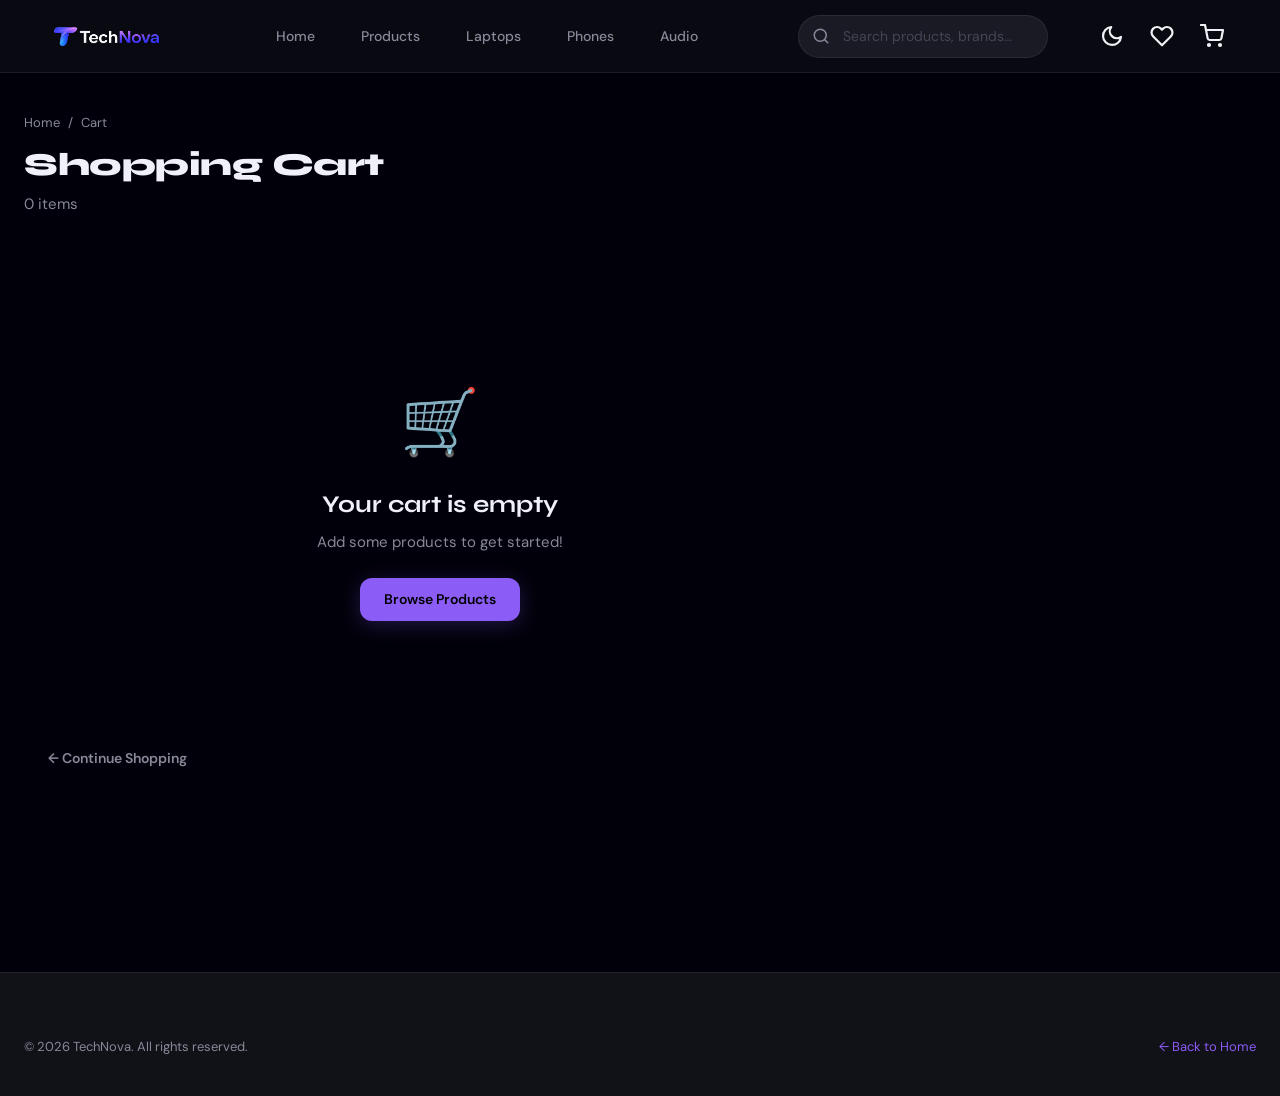
<file: technova/checkout.html>
<!DOCTYPE html>
<html lang="en" data-theme="">
<head>
  <meta charset="UTF-8">
  <meta name="viewport" content="width=device-width, initial-scale=1.0">
  <title>Checkout — TechNova</title>
  <link rel="stylesheet" href="css/reset.css">
  <link rel="stylesheet" href="css/variables.css">
  <link rel="stylesheet" href="css/global.css">
  <link rel="stylesheet" href="css/cart.css">
  <link rel="stylesheet" href="css/responsive.css">
</head>
<body>

<!-- NAVBAR (minimal) -->
<nav class="navbar" role="navigation">
  <div class="navbar-inner">
    <a href="index.html" class="logo"><div class="logo-dot"></div>Tech<span>Nova</span></a>
    <div style="flex:1"></div>
    <div style="display:flex;align-items:center;gap:8px;font-size:13px;color:var(--color-text-muted)">
      <span>🔒</span> Secure Checkout
    </div>
    <div class="nav-actions" style="margin-left:16px">
      <button class="nav-btn" id="themeToggle" aria-label="Toggle theme">☀️</button>
      <a href="wishlist.html" class="nav-btn" aria-label="Wishlist" title="Wishlist">❤️
        <span class="wishlist-badge" id="wishlistBadge" aria-live="polite"></span>
      </a>
    </div>
  </div>
</nav>
<nav class="mobile-nav" id="mobileNav">
  <a href="index.html">🏠 Home</a>
  <a href="cart.html">← Back to Cart</a>
  <a href="wishlist.html">❤️ Wishlist</a>
</nav>

<div class="container">
  <div class="checkout-header">
    <nav style="font-size:13px;color:var(--color-text-muted);display:flex;gap:8px;margin-bottom:8px" aria-label="Breadcrumb">
      <a href="index.html" style="transition:color 0.2s">Home</a>
      <span>/</span>
      <a href="cart.html" style="transition:color 0.2s">Cart</a>
      <span>/</span>
      <span>Checkout</span>
    </nav>
    <h1>Checkout</h1>
  </div>

  <!-- Step Indicator -->
  <div class="step-indicator" role="progressbar" aria-valuenow="1" aria-valuemin="1" aria-valuemax="3" aria-label="Checkout progress">
    <div class="step active" id="stepIndicator1">
      <div style="text-align:center">
        <div class="step-dot">1</div>
        <div class="step-label">Delivery</div>
      </div>
      <div class="step-line"></div>
    </div>
    <div class="step" id="stepIndicator2">
      <div style="text-align:center">
        <div class="step-dot">2</div>
        <div class="step-label">Payment</div>
      </div>
      <div class="step-line"></div>
    </div>
    <div class="step" id="stepIndicator3">
      <div style="text-align:center">
        <div class="step-dot">3</div>
        <div class="step-label">Review</div>
      </div>
    </div>
  </div>

  <div class="checkout-layout">
    <!-- Form Steps -->
    <main>

      <!-- STEP 1: Delivery Info -->
      <div class="checkout-form-section active" id="step1" role="form" aria-label="Delivery information">
        <h2 class="form-title">📦 Delivery Information</h2>
        <div class="form-grid">
          <div class="form-group">
            <label class="form-label" for="firstName">First Name *</label>
            <input type="text" class="form-input" id="firstName" placeholder="Divyank" autocomplete="given-name" required>
            <span class="form-error" id="firstNameError"></span>
          </div>
          <div class="form-group">
            <label class="form-label" for="lastName">Last Name *</label>
            <input type="text" class="form-input" id="lastName" placeholder="Sharma" autocomplete="family-name" required>
            <span class="form-error" id="lastNameError"></span>
          </div>
          <div class="form-group">
            <label class="form-label" for="email">Email Address *</label>
            <input type="email" class="form-input" id="email" placeholder="you@example.com" autocomplete="email" required>
            <span class="form-error" id="emailError"></span>
          </div>
          <div class="form-group">
            <label class="form-label" for="phone">Phone Number *</label>
            <input type="tel" class="form-input" id="phone" placeholder="9876543210" autocomplete="tel" required>
            <span class="form-error" id="phoneError"></span>
          </div>
          <div class="form-group full">
            <label class="form-label" for="address">Street Address *</label>
            <input type="text" class="form-input" id="address" placeholder="123, MG Road, Koramangala" autocomplete="street-address" required>
            <span class="form-error" id="addressError"></span>
          </div>
          <div class="form-group">
            <label class="form-label" for="city">City *</label>
            <input type="text" class="form-input" id="city" placeholder="Bengaluru" autocomplete="address-level2" required>
            <span class="form-error" id="cityError"></span>
          </div>
          <div class="form-group">
            <label class="form-label" for="state">State</label>
            <select class="form-input" id="state" autocomplete="address-level1">
              <option value="Karnataka">Karnataka</option>
              <option value="Maharashtra">Maharashtra</option>
              <option value="Tamil Nadu">Tamil Nadu</option>
              <option value="Delhi">Delhi</option>
              <option value="West Bengal">West Bengal</option>
              <option value="Gujarat">Gujarat</option>
              <option value="Rajasthan">Rajasthan</option>
              <option value="Uttar Pradesh">Uttar Pradesh</option>
              <option value="Andhra Pradesh">Andhra Pradesh</option>
              <option value="Telangana">Telangana</option>
            </select>
          </div>
          <div class="form-group">
            <label class="form-label" for="pincode">PIN Code *</label>
            <input type="text" class="form-input" id="pincode" placeholder="560001" autocomplete="postal-code" maxlength="6" required>
            <span class="form-error" id="pincodeError"></span>
          </div>
        </div>
        <div class="form-actions">
          <a href="cart.html" class="btn btn-ghost">← Back to Cart</a>
          <button class="btn btn-primary" id="toStep2">Continue to Payment →</button>
        </div>
      </div>

      <!-- STEP 2: Payment -->
      <div class="checkout-form-section" id="step2" role="form" aria-label="Payment information">
        <h2 class="form-title">💳 Payment Details</h2>
        <div style="background:var(--color-primary-dim);border:1px solid rgba(0,229,255,0.2);border-radius:var(--radius-md);padding:12px 16px;margin-bottom:20px;font-size:13px;color:var(--color-primary);display:flex;gap:8px;align-items:center">
          <span>🔒</span> This is a demo payment form. No real transactions occur.
        </div>
        <div class="form-grid">
          <div class="form-group full">
            <label class="form-label" for="cardNumber">Card Number *</label>
            <div class="card-input-wrapper">
              <input type="text" class="form-input" id="cardNumber" placeholder="1234 5678 9012 3456" maxlength="19" autocomplete="cc-number" required>
              <span class="card-icon">💳</span>
            </div>
            <span class="form-error" id="cardNumberError"></span>
          </div>
          <div class="form-group full">
            <label class="form-label" for="cardName">Name on Card *</label>
            <input type="text" class="form-input" id="cardName" placeholder="DIVYANK SHARMA" autocomplete="cc-name" required>
            <span class="form-error" id="cardNameError"></span>
          </div>
          <div class="form-group">
            <label class="form-label" for="expiry">Expiry Date *</label>
            <input type="text" class="form-input" id="expiry" placeholder="MM/YY" maxlength="5" autocomplete="cc-exp" required>
            <span class="form-error" id="expiryError"></span>
          </div>
          <div class="form-group">
            <label class="form-label" for="cvv">CVV *</label>
            <input type="password" class="form-input" id="cvv" placeholder="•••" maxlength="4" autocomplete="cc-csc" required>
            <span class="form-error" id="cvvError"></span>
          </div>
        </div>
        <div class="form-actions">
          <button class="btn btn-ghost" id="backToStep1">← Back</button>
          <button class="btn btn-primary" id="toStep3">Review Order →</button>
        </div>
      </div>

      <!-- STEP 3: Review -->
      <div class="checkout-form-section" id="step3" role="form" aria-label="Order review">
        <h2 class="form-title">📋 Review Your Order</h2>

        <div style="margin-bottom:20px">
          <h3 style="font-size:14px;font-weight:600;color:var(--color-text-muted);margin-bottom:10px;text-transform:uppercase;letter-spacing:1px">Items</h3>
          <div id="reviewItems"><!-- Filled by JS --></div>
        </div>

        <div style="display:grid;grid-template-columns:1fr 1fr;gap:16px;margin-bottom:20px">
          <div>
            <h3 style="font-size:14px;font-weight:600;color:var(--color-text-muted);margin-bottom:8px;text-transform:uppercase;letter-spacing:1px">Delivery To</h3>
            <div id="reviewDelivery" style="font-size:14px;line-height:1.7;color:var(--color-text)"></div>
          </div>
          <div>
            <h3 style="font-size:14px;font-weight:600;color:var(--color-text-muted);margin-bottom:8px;text-transform:uppercase;letter-spacing:1px">Payment</h3>
            <div style="font-size:14px;color:var(--color-text)">💳 Card ending in <strong id="reviewCardLast">••••</strong></div>
          </div>
        </div>

        <div id="reviewSummary" style="background:var(--color-surface-2);border-radius:var(--radius-md);padding:16px;margin-bottom:20px">
          <!-- Filled by JS -->
        </div>

        <div class="form-actions">
          <button class="btn btn-ghost" id="backToStep2">← Back</button>
          <button class="btn btn-primary btn-lg" id="placeOrder">
            ✓ Place Order
          </button>
        </div>
      </div>

    </main>

    <!-- Order Sidebar -->
    <aside class="order-sidebar" aria-label="Order summary">
      <h3>Your Order</h3>
      <div id="orderSidebarItems"><!-- Filled by JS --></div>
      <div id="orderSidebarSummary" style="margin-top:16px;border-top:1px solid var(--color-border);padding-top:16px"><!-- Filled by JS --></div>
    </aside>
  </div>
</div>

<div class="toast-container" aria-live="polite"></div>

<script src="js/data/products.js"></script>
<script src="js/utils/storage.js"></script>
<script src="js/utils/helpers.js"></script>
<script src="js/utils/toast.js"></script>
<script src="js/components/cart.js"></script>
<script src="js/components/navbar.js"></script>
<script src="js/components/checkout.js"></script>
<script src="js/main.js"></script>
<script>
  // Populate card last 4 when card number changes
  document.addEventListener('DOMContentLoaded', () => {
    document.getElementById('cardNumber')?.addEventListener('input', e => {
      const val = e.target.value.replace(/\s/g, '');
      const last4 = val.slice(-4) || '••••';
      const el = document.getElementById('reviewCardLast');
      if (el) el.textContent = last4.padStart(4, '•');
    });
  });
</script>
</body>
</html>
</file>
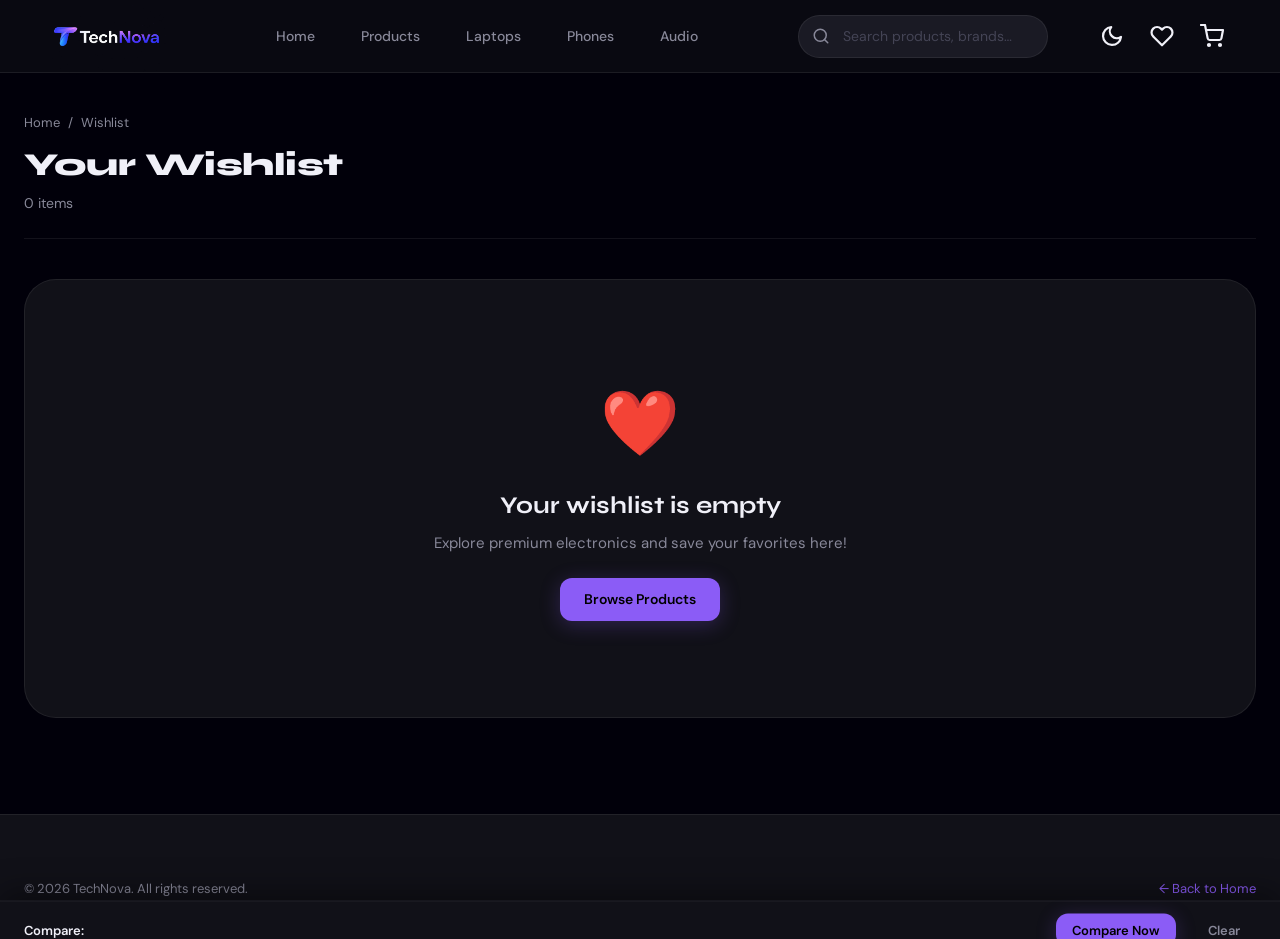
<file: technova/wishlist.html>
<!DOCTYPE html>
<html lang="en" data-theme="">
<head>
  <meta charset="UTF-8">
  <meta name="viewport" content="width=device-width, initial-scale=1.0">
  <meta name="description" content="Your personal wishlist on TechNova. Save your favorite premium electronics.">
  <title>Wishlist — TechNova</title>
  <link rel="stylesheet" href="css/reset.css">
  <link rel="stylesheet" href="css/variables.css">
  <link rel="stylesheet" href="css/global.css">
  <link rel="stylesheet" href="css/wishlist.css">
  <link rel="stylesheet" href="css/responsive.css">
</head>
<body>

<!-- NAVBAR -->
<nav class="navbar" role="navigation" aria-label="Main navigation">
      <div class="navbar-inner">
        <a href="index.html" class="logo">
          <img src="assets/logo-light.png" class="logo-light" alt="TechNova" />
          <img src="assets/logo-dark.png" class="logo-dark" alt="TechNova" />
        </a>
        <nav class="nav-links" aria-label="Site links">
          <a href="index.html" class="active">Home</a>
          <a href="products.html">Products</a>
          <a href="products.html?category=Laptops">Laptops</a>
          <a href="products.html?category=Smartphones">Phones</a>
          <a href="products.html?category=Audio">Audio</a>
        </nav>
        <form class="search-bar" id="searchForm" role="search">
          <span class="search-icon" aria-hidden="true">
            <svg
              viewBox="0 0 24 24"
              fill="none"
              stroke="currentColor"
              stroke-width="2"
              stroke-linecap="round"
              stroke-linejoin="round"
            >
              <circle cx="11" cy="11" r="8" />
              <line x1="21" y1="21" x2="16.65" y2="16.65" />
            </svg>
          </span>
          <input
            type="search"
            id="searchInput"
            placeholder="Search products, brands…"
            aria-label="Search"
            autocomplete="off"
          />
          <div
            class="search-results-dropdown"
            id="searchDropdown"
            role="listbox"
          ></div>
        </form>
        <div class="nav-actions">
          <button
            class="nav-icon-btn nav-btn"
            id="themeToggle"
            aria-label="Toggle theme"
          >
            <svg
              class="theme-icon"
              viewBox="0 0 24 24"
              fill="none"
              stroke="currentColor"
              stroke-width="2"
              stroke-linecap="round"
              stroke-linejoin="round"
            >
              <!-- Sun -->
              <circle class="sun-core" cx="12" cy="12" r="5" />

              <g class="sun-rays">
                <line x1="12" y1="1" x2="12" y2="3" />
                <line x1="12" y1="21" x2="12" y2="23" />
                <line x1="4.22" y1="4.22" x2="5.64" y2="5.64" />
                <line x1="18.36" y1="18.36" x2="19.78" y2="19.78" />
                <line x1="1" y1="12" x2="3" y2="12" />
                <line x1="21" y1="12" x2="23" y2="12" />
                <line x1="4.22" y1="19.78" x2="5.64" y2="18.36" />
                <line x1="18.36" y1="5.64" x2="19.78" y2="4.22" />
              </g>

              <!-- Moon -->
              <path
                class="moon-shape"
                d="M21 12.79A9 9 0 1 1 11.21 3 7 7 0 0 0 21 12.79z"
              />
            </svg>
          </button>
          <a
            href="wishlist.html"
            class="nav-btn"
            aria-label="Wishlist"
            title="Wishlist"
            ><button class="nav-btn" aria-label="Wishlist">
              <svg
                viewBox="0 0 24 24"
                fill="none"
                stroke="currentColor"
                stroke-width="2"
                stroke-linecap="round"
                stroke-linejoin="round"
              >
                <path
                  d="M20.84 4.61a5.5 5.5 0 0 0-7.78 0L12 5.67l-1.06-1.06a5.5 5.5 0 0 0-7.78 7.78l1.06 1.06L12 21.23l7.78-7.78 1.06-1.06a5.5 5.5 0 0 0 0-7.78z"
                />
              </svg>
            </button>
            <span
              class="wishlist-badge"
              id="wishlistBadge"
              aria-live="polite"
            ></span>
          </a>
          <a href="cart.html" class="nav-btn" aria-label="Shopping cart"
            ><button class="nav-btn" aria-label="Wishlist">
              <svg
                viewBox="0 0 24 24"
                fill="none"
                stroke="currentColor"
                stroke-width="2"
                stroke-linecap="round"
                stroke-linejoin="round"
              >
                <circle cx="9" cy="21" r="1" />
                <circle cx="20" cy="21" r="1" />
                <path
                  d="M1 1h4l2.68 13.39a2 2 0 0 0 2 1.61h9.72a2 2 0 0 0 2-1.61L23 6H6"
                />
              </svg>
            </button>
            <span class="cart-badge" id="cartBadge" aria-live="polite"></span>
          </a>
          <button class="hamburger" aria-label="Toggle menu">
            <span></span><span></span><span></span>
          </button>
        </div>
      </div>
    </nav>
<nav class="mobile-nav" id="mobileNav">
  <a href="index.html">🏠 Home</a>
  <a href="products.html">📦 All Products</a>
  <a href="cart.html">🛒 Cart</a>
  <a href="wishlist.html" class="active">❤️ Wishlist</a>
</nav>

<div class="container">
  <div class="wishlist-header">
    <nav style="font-size:13px;color:var(--color-text-muted);display:flex;gap:8px;margin-bottom:8px" aria-label="Breadcrumb">
      <a href="index.html" style="transition:color 0.2s" onmouseover="this.style.color='var(--color-primary)'" onmouseout="this.style.color=''">Home</a>
      <span>/</span>
      <span>Wishlist</span>
    </nav>
    <h1>Your Wishlist</h1>
    <p class="wishlist-count-label" id="wishlistCountLabel">0 items</p>
  </div>

  <main>
    <!-- Wishlist items will render in a products grid -->
    <div class="products-grid products-grid--4col" id="wishlistGrid" aria-label="Wishlist items" aria-live="polite">
      <!-- Loaded by JS -->
    </div>
  </main>
</div>

<!-- Footer -->
<footer class="footer" role="contentinfo">
  <div class="container">
    <div class="footer-bottom" style="border-top:none;margin-top:0;padding-top:0">
      <span>© 2026 TechNova. All rights reserved.</span>
      <a href="index.html" style="color:var(--color-primary)">← Back to Home</a>
    </div>
  </div>
</footer>

<!-- QUICK VIEW MODAL -->
<div class="modal-overlay" id="quickViewModal" role="dialog" aria-modal="true" aria-labelledby="quickViewTitle">
  <div class="modal">
    <div class="modal-header">
      <h2 class="modal-title" id="quickViewTitle">Quick View</h2>
      <button class="modal-close" id="closeQuickView" aria-label="Close quick view">✕</button>
    </div>
    <div id="quickViewBody"><!-- filled by JS --></div>
  </div>
</div>

<!-- COMPARE MODAL -->
<div class="modal-overlay" id="compareModal" role="dialog" aria-modal="true" aria-labelledby="compareTitle">
  <div class="modal" style="max-width:900px">
    <div class="modal-header">
      <h2 class="modal-title" id="compareTitle">Compare Products</h2>
      <button class="modal-close" id="closeCompare" aria-label="Close compare">✕</button>
    </div>
    <div id="compareBody" style="padding:var(--spacing-lg)"><!-- filled by JS --></div>
  </div>
</div>

<!-- COMPARE BAR -->
<div class="compare-bar" id="compareBar" role="complementary" aria-label="Compare products">
  <span style="font-size:13px;font-weight:600;white-space:nowrap">Compare:</span>
  <div class="compare-bar-items" id="compareSlots"></div>
  <button class="btn btn-primary btn-sm" id="compareNowBtn">Compare Now</button>
  <button class="btn btn-ghost btn-sm" onclick="document.querySelectorAll('.compare-btn-card').forEach(b=>b.click()&&false);compareList=[];updateCompareBar()">Clear</button>
</div>

<button class="back-to-top" aria-label="Back to top">↑</button>
<div class="toast-container" aria-live="polite"></div>

<script src="js/data/products.js"></script>
<script src="js/utils/storage.js"></script>
<script src="js/utils/helpers.js"></script>
<script src="js/utils/toast.js"></script>
<script src="js/components/cart.js"></script>
<script src="js/components/navbar.js"></script>
<script src="js/components/filters.js"></script>
<script src="js/components/wishlist.js"></script>
<script src="js/main.js"></script>
</body>
</html>
</file>
<file: Portfolio/css/style.css>
/* ── Custom Properties ── */
:root {
  --bg: #0f0a16;
  --bg-alt: #1a1027;
  --purple: #9333ea;
  --purple-dim: rgba(147, 51, 234, 0.15);
  --purple-glow: rgba(147, 51, 234, 0.35);
  --pink: #ec4899;
  --pink-dim: rgba(236, 72, 153, 0.15);
  --pink-glow: rgba(236, 72, 153, 0.35);
  --text: #ffffff;
  --muted: #d4d4d8;
  --subtle: #71717a;
  --glass-bg: rgba(255, 255, 255, 0.04);
  --glass-border: rgba(255, 255, 255, 0.08);
  --radius: 14px;
  --radius-lg: 20px;
  --font-display: "Syne", sans-serif;
  --font-mono: "DM Mono", monospace;
  --font-body: "Inter", sans-serif;
  --nav-h: 68px;
  --transition: 0.35s cubic-bezier(0.4, 0, 0.2, 1);
}

/* ── Reset & Base ── */
*,
*::before,
*::after {
  box-sizing: border-box;
  margin: 0;
  padding: 0;
}

html {
  scroll-behavior: smooth;
  -webkit-font-smoothing: antialiased;
}

body {
  background: var(--bg);
  color: var(--text);
  font-family: var(--font-body);
  font-size: 1rem;
  line-height: 1.6;
  overflow-x: hidden;
}

::-webkit-scrollbar {
  width: 0;
}

img {
  display: block;
  max-width: 100%;
}
a {
  text-decoration: none;
  color: inherit;
}
ul {
  list-style: none;
}
button {
  cursor: pointer;
  border: none;
  background: none;
}

/* ── Utility ── */
.container {
  width: min(1200px, 100% - 2rem);
  margin-inline: auto;
}

.gradient-text {
  background: linear-gradient(135deg, var(--purple), var(--pink));
  -webkit-background-clip: text;
  background-clip: text;
  -webkit-text-fill-color: transparent;
}

.glass {
  background: var(--glass-bg);
  backdrop-filter: blur(12px);
  -webkit-backdrop-filter: blur(12px);
  border: 1px solid var(--glass-border);
  border-radius: var(--radius);
}

/* ── Reveal Animation ── */
.reveal {
  opacity: 0;
  transform: translateY(28px);
  transition:
    opacity 0.65s ease,
    transform 0.65s ease;
}
.reveal.visible {
  opacity: 1;
  transform: translateY(0);
}

/* ════════════════════════════════════════
   NAV
════════════════════════════════════════ */
.nav {
  position: fixed;
  top: 0;
  left: 0;
  right: 0;
  z-index: 100;
  height: var(--nav-h);
  display: flex;
  align-items: center;
  justify-content: space-between;
  padding: 0 2rem;
  transition:
    background var(--transition),
    backdrop-filter var(--transition);
}
.nav.scrolled {
  background: rgba(15, 10, 22, 0.85);
  backdrop-filter: blur(16px);
  border-bottom: 1px solid var(--glass-border);
}

.nav-logo {
  font-family: var(--font-display);
  font-size: 1.4rem;
  font-weight: 800;
  letter-spacing: 0.06em;
  color: var(--text);
}
.dot {
  color: var(--purple);
}

.nav-links {
  display: flex;
  gap: 2rem;
  align-items: center;
}
.nav-link {
  font-size: 0.875rem;
  font-weight: 500;
  color: var(--muted);
  letter-spacing: 0.04em;
  transition: color var(--transition);
  position: relative;
}
.nav-link::after {
  content: "";
  position: absolute;
  bottom: -4px;
  left: 0;
  width: 0;
  height: 2px;
  background: linear-gradient(90deg, var(--purple), var(--pink));
  transition: width var(--transition);
}
.nav-link:hover {
  color: var(--text);
  text-shadow: 0 0 1.5px #fff;
}
.nav-link:hover::after {
  width: 100%;
}

.nav-toggle {
  display: none;
  flex-direction: column;
  gap: 5px;
  padding: 6px;
}
.nav-toggle span {
  display: block;
  width: 24px;
  height: 2px;
  background: var(--text);
  border-radius: 2px;
  transition: var(--transition);
}
.nav-toggle.open span:nth-child(1) {
  transform: translateY(7px) rotate(45deg);
}
.nav-toggle.open span:nth-child(2) {
  opacity: 0;
}
.nav-toggle.open span:nth-child(3) {
  transform: translateY(-7px) rotate(-45deg);
}

/* ════════════════════════════════════════
   BUTTONS
════════════════════════════════════════ */
.btn {
  display: inline-flex;
  align-items: center;
  gap: 0.5rem;
  padding: 0.75rem 1.75rem;
  border-radius: 50px;
  font-family: var(--font-display);
  font-weight: 600;
  font-size: 0.9rem;
  letter-spacing: 0.03em;
  transition: all var(--transition);
  cursor: pointer;
  border: none;
}
.btn--primary {
  background: linear-gradient(135deg, var(--purple), var(--pink));
  color: #fff;
  box-shadow: 0 0 24px var(--purple-glow);
}
.btn--primary:hover {
  transform: translateY(-2px);
  box-shadow:
    0 0 40px var(--purple-glow),
    0 0 16px var(--pink-glow);
}
.btn--ghost {
  background: transparent;
  color: var(--text);
  border: 1px solid var(--glass-border);
}
.btn--ghost:hover {
  background: var(--glass-bg);
  border-color: var(--purple);
  box-shadow: 0 0 20px var(--purple-dim);
  transform: translateY(-2px);
}
.btn--full {
  width: 100%;
  justify-content: center;
}

/* ════════════════════════════════════════
   SECTION COMMONS
════════════════════════════════════════ */
.section {
  padding: 80px 0 100px;
  position: relative;
}
.section-bg-alt {
  position: absolute;
  inset: 0;
  background: var(--bg-alt);
  z-index: 0;
  pointer-events: none;
}
.section > .container {
  position: relative;
  z-index: 1;
}

.section-label {
  display: flex;
  align-items: center;
  gap: 1rem;
  font-family: var(--font-mono);
  font-size: 0.75rem;
  letter-spacing: 0.15em;
  color: var(--subtle);
  text-transform: uppercase;
  margin-bottom: 1rem;
}
.label-line {
  flex: 1;
  height: 1px;
  background: linear-gradient(90deg, transparent, var(--glass-border));
}
.label-line-reverse {
  flex: 1;
  height: 1px;
  background: linear-gradient(90deg, var(--glass-border), transparent);
}

.section-title {
  font-family: var(--font-display);
  font-size: clamp(2rem, 5vw, 3.5rem);
  font-weight: 800;
  letter-spacing: -0.02em;
  line-height: 1.1;
  margin: 1.5rem 0 0.75rem;
}
.section-sub {
  color: var(--muted);
  font-size: 1.05rem;
  margin-bottom: 4.5rem;
}

/* ════════════════════════════════════════
   TORN PAPER TRANSITIONS
════════════════════════════════════════ */
.tear-divider {
  position: relative;
  z-index: 10;
}

.tear-divider img {
  width: 100%;
  display: block;
}

/* ════════════════════════════════════════
   HERO
════════════════════════════════════════ */
.hero {
  min-height: 100vh;
  display: grid;
  grid-template-columns: 1fr 1fr;
  align-items: center;
  gap: 4rem;
  padding: calc(var(--nav-h) + 3rem) 2rem 3rem;
  max-width: 1200px;
  margin: 0 auto;
  position: relative;
}

.hero-bg-grid {
  position: fixed;
  inset: 0;
  background-image:
    linear-gradient(rgba(147, 51, 234, 0.04) 1px, transparent 1px),
    linear-gradient(90deg, rgba(147, 51, 234, 0.04) 1px, transparent 1px);
  background-size: 50px 50px;
  pointer-events: none;
  z-index: -1;
}

.hero-orb {
  position: fixed;
  border-radius: 50%;
  filter: blur(80px);
  pointer-events: none;
  z-index: -1;
}
.hero-orb--1 {
  width: 500px;
  height: 500px;
  background: radial-gradient(
    circle,
    rgba(147, 51, 234, 0.18),
    transparent 70%
  );
  top: -150px;
  left: -150px;
  animation: floatOrb 8s ease-in-out infinite alternate;
}
.hero-orb--2 {
  width: 400px;
  height: 400px;
  background: radial-gradient(
    circle,
    rgba(236, 72, 153, 0.15),
    transparent 70%
  );
  bottom: -100px;
  right: -100px;
  animation: floatOrb 10s ease-in-out infinite alternate-reverse;
}
.hero-orb--3 {
  width: 300px;
  height: 300px;
  background: radial-gradient(circle, rgba(147, 51, 234, 0.1), transparent 70%);
  top: 50%;
  left: 50%;
  transform: translate(-50%, -50%);
  animation: floatOrb 12s ease-in-out infinite alternate;
}

@keyframes floatOrb {
  from {
    transform: translate(0, 0) scale(1);
  }
  to {
    transform: translate(30px, 20px) scale(1.05);
  }
}

.hero-content {
  max-width: 580px;
}

.hero-tag {
  display: inline-flex;
  align-items: center;
  gap: 0.6rem;
  padding: 0.4rem 1rem;
  background: var(--glass-bg);
  border: 1px solid var(--glass-border);
  border-radius: 50px;
  font-family: var(--font-mono);
  font-size: 0.75rem;
  color: var(--muted);
  letter-spacing: 0.06em;
  margin-bottom: 1.5rem;
}
.tag-dot {
  width: 8px;
  height: 8px;
  background: #22c55e;
  border-radius: 50%;
  animation: pulse 2s ease-in-out infinite;
}
@keyframes pulse {
  0%,
  100% {
    opacity: 1;
    transform: scale(1);
  }
  50% {
    opacity: 0.5;
    transform: scale(0.8);
  }
}

.hero-heading {
  font-family: var(--font-display);
  font-size: clamp(3rem, 7vw, 5.5rem);
  font-weight: 800;
  letter-spacing: -0.03em;
  line-height: 1;
  margin-bottom: 0.75rem;
}

.hero-sub {
  font-family: var(--font-display);
  font-size: clamp(1.1rem, 2.5vw, 1.6rem);
  font-weight: 600;
  color: var(--muted);
  margin-bottom: 1.25rem;
}
.amp {
  color: var(--pink);
}

.hero-desc {
  color: var(--subtle);
  font-size: 1.05rem;
  max-width: 440px;
  margin-bottom: 2.5rem;
}

.hero-actions {
  display: flex;
  gap: 1rem;
  flex-wrap: wrap;
  margin-bottom: 3rem;
}

.hero-stats {
  display: flex;
  align-items: center;
  gap: 2rem;
}
.stat {
  text-align: center;
}
.stat-num {
  display: block;
  font-family: var(--font-display);
  font-size: 1.6rem;
  font-weight: 800;
  background: linear-gradient(135deg, var(--purple), var(--pink));
  -webkit-background-clip: text;
  background-clip: text;
  -webkit-text-fill-color: transparent;
}
.stat-label {
  display: block;
  font-size: 0.75rem;
  color: var(--subtle);
  letter-spacing: 0.08em;
}
.stat-divider {
  width: 1px;
  height: 36px;
  background: var(--glass-border);
}

/* Hero card */
.hero-visual {
  display: flex;
  justify-content: center;
  align-items: center;
}

.hero-card {
  width: 100%;
  max-width: 380px;
  background: rgba(26, 16, 39, 0.85);
  border: 1px solid var(--glass-border);
  border-radius: var(--radius-lg);
  overflow: hidden;
  box-shadow:
    0 0 60px var(--purple-glow),
    inset 0 1px 0 rgba(255, 255, 255, 0.08);
  position: relative;
  animation: cardFloat 6s ease-in-out infinite alternate;
}
@keyframes cardFloat {
  from {
    transform: translateY(0);
  }
  to {
    transform: translateY(-12px);
  }
}

.card-header {
  display: flex;
  align-items: center;
  justify-content: space-between;
  padding: 0.85rem 1.2rem;
  background: rgba(255, 255, 255, 0.03);
  border-bottom: 1px solid var(--glass-border);
}
.card-dots {
  display: flex;
  gap: 6px;
}
.cd {
  width: 12px;
  height: 12px;
  border-radius: 50%;
}
.cd--red {
  background: #ff5f57;
}
.cd--yellow {
  background: #febc2e;
}
.cd--green {
  background: #28c840;
}
.card-title {
  font-family: var(--font-mono);
  font-size: 0.75rem;
  color: var(--subtle);
}

.card-body {
  padding: 1.5rem 1.4rem;
  font-family: var(--font-mono);
  font-size: 0.875rem;
  line-height: 1.9;
}
.code-line {
  white-space: nowrap;
}
.code-line.indent {
  padding-left: 1.4rem;
}
.kw {
  color: #c792ea;
}
.va {
  color: #82aaff;
}
.ky {
  color: #9333ea;
}
.st {
  color: #c3e88d;
}
.cursor {
  color: var(--purple);
  animation: blink 1.2s step-end infinite;
}
@keyframes blink {
  0%,
  100% {
    opacity: 1;
  }
  50% {
    opacity: 0;
  }
}

.card-glow {
  position: absolute;
  inset: -1px;
  border-radius: inherit;
  background: linear-gradient(
    135deg,
    var(--purple-dim),
    transparent,
    var(--pink-dim)
  );
  pointer-events: none;
  opacity: 0;
  transition: opacity 0.4s;
}
.hero-card:hover .card-glow {
  opacity: 1;
}

/* ════════════════════════════════════════
   Margin issues
════════════════════════════════════════ */
.about, .skills{
  scroll-margin-top: 50px;
}

.projects, .contact{
  scroll-margin-top: 30px;
}

/* ════════════════════════════════════════
   ABOUT
════════════════════════════════════════ */
.about-grid {
  display: grid;
  grid-template-columns: 260px 1fr;
  gap: 4rem;
  align-items: start;
  margin-top: 3rem;
}

.about-image-col {
  margin: 50px;
}

.about-text-col {
  line-height: 2.8rem;
}

.about-avatar-wrap {
  position: relative;
  width: 160px;
  height: 160px;
  margin: 0 auto 1.5rem;
}
.avatar-ring {
  position: absolute;
  inset: -8px;
  border-radius: 50%;
  border: 2px solid transparent;
  background: linear-gradient(135deg, var(--purple), var(--pink)) border-box;
  -webkit-mask:
    linear-gradient(#fff 0 0) padding-box,
    linear-gradient(#fff 0 0);
  mask:
    linear-gradient(#fff 0 0) padding-box,
    linear-gradient(#fff 0 0);
  -webkit-mask-composite: destination-out;
  mask-composite: exclude;
  animation: ringRotate 8s linear infinite;
}
@keyframes ringRotate {
  to {
    transform: rotate(360deg);
  }
}

.avatar-inner {
  width: 100%;
  height: 100%;
  border-radius: 50%;
  background: linear-gradient(135deg, var(--bg-alt), var(--bg));
  display: flex;
  align-items: center;
  justify-content: center;
  border: 1px solid var(--glass-border);
}
.avatar-initials {
  font-family: var(--font-display);
  font-size: 4rem;
  font-weight: 800;
  background: linear-gradient(135deg, var(--purple), var(--pink));
  -webkit-background-clip: text;
  background-clip: text;
  -webkit-text-fill-color: transparent;
}
.avatar-glow {
  position: absolute;
  inset: -20px;
  background: radial-gradient(circle, var(--purple-glow), transparent 70%);
  border-radius: 50%;
  pointer-events: none;
}

.about-badge {
  display: flex;
  align-items: center;
  gap: 0.75rem;
  padding: 0.75rem 1rem;
  background: var(--glass-bg);
  border: 1px solid var(--glass-border);
  border-radius: var(--radius);
  margin-top: 0.5rem;
}
.badge-icon {
  font-size: 1.3rem;
}
.badge-title {
  font-family: var(--font-display);
  font-weight: 700;
  font-size: 0.9rem;
  color: var(--purple);
}
.badge-sub {
  font-size: 0.75rem;
  color: var(--subtle);
}

.about-intro {
  font-size: 1.15rem;
  font-weight: 500;
  color: var(--text);
  margin-bottom: 1rem;
}
.about-intro strong {
  color: var(--purple);
  font-weight: 700;
}
.about-body {
  color: var(--muted);
  margin-bottom: 1rem;
  font-size: 1rem;
}
.about-body strong {
  color: var(--pink);
  font-weight: 600;
}

.about-interests {
  display: flex;
  flex-wrap: wrap;
  gap: 0.75rem;
  margin-top: 1.75rem;
}
.interest-chip {
  display: flex;
  align-items: center;
  gap: 0.4rem;
  padding: 0.5rem 1rem;
  background: var(--glass-bg);
  border: 1px solid var(--glass-border);
  border-radius: 50px;
  font-size: 0.85rem;
  font-weight: 500;
  transition: all var(--transition);
}
.interest-chip:hover {
  border-color: var(--purple);
  color: var(--text);
  background: var(--purple-dim);
}
.chip-icon {
  font-size: 1rem;
  width: 6px;
  height: 6px;
  border-radius: 50%;
  animation: pulse 2s infinite ease-in-out;
}

/* ════════════════════════════════════════
   SKILLS
════════════════════════════════════════ */
.skills {
  background: var(--bg);
}

.skills-grid {
  display: grid;
  grid-template-columns: repeat(auto-fit, minmax(280px, 1fr));
  gap: 1.5rem;
}

.skill-card {
  padding: 1.75rem;
  transition:
    transform var(--transition),
    box-shadow var(--transition);
  position: relative;
  overflow: hidden;
}
.skill-card:hover {
  transform: translateY(-4px);
  box-shadow: 0 0 40px var(--purple-dim);
}

.skill-card-header {
  display: flex;
  align-items: center;
  gap: 0.875rem;
  margin-bottom: 1.25rem;
}
.skill-icon-wrap {
  width: 42px;
  height: 42px;
  border-radius: 10px;
  display: flex;
  align-items: center;
  justify-content: center;
  flex-shrink: 0;
}
.sk--purple {
  background: var(--purple-dim);
  color: var(--purple);
}
.sk--pink {
  background: var(--pink-dim);
  color: var(--pink);
}

.skill-cat {
  font-family: var(--font-display);
  font-size: 1rem;
  font-weight: 700;
  color: var(--text);
}

.skill-pills {
  display: flex;
  flex-wrap: wrap;
  gap: 0.5rem;
  margin-bottom: 1.5rem;
}
.pill {
  padding: 0.3rem 0.85rem;
  background: var(--purple-dim);
  border: 1px solid rgba(147, 51, 234, 0.25);
  border-radius: 50px;
  font-family: var(--font-mono);
  font-size: 0.72rem;
  color: #c4b5fd;
  letter-spacing: 0.03em;
}
.pill--pink {
  background: var(--pink-dim);
  border-color: rgba(236, 72, 153, 0.25);
  color: #f9a8d4;
}
.pill--muted {
  background: rgba(255, 255, 255, 0.05);
  border-color: var(--glass-border);
  color: var(--subtle);
}

.skill-bars {
  display: flex;
  flex-direction: column;
  gap: 0.85rem;
}
.skill-bar-item {
  display: grid;
  grid-template-columns: 1fr auto;
  gap: 0.5rem 0.75rem;
  align-items: center;
}
.skill-name {
  font-size: 0.82rem;
  color: var(--muted);
  font-family: var(--font-mono);
}
.skill-pct {
  font-size: 0.75rem;
  color: var(--purple);
  font-family: var(--font-mono);
  grid-column: 2;
  grid-row: 1;
}
.bar-track {
  height: 4px;
  background: rgba(255, 255, 255, 0.06);
  border-radius: 4px;
  overflow: hidden;
  grid-column: 1 / -1;
}
.bar-fill {
  height: 100%;
  width: 0;
  background: linear-gradient(90deg, var(--purple), #a855f7);
  border-radius: 4px;
  transition: width 1.2s cubic-bezier(0.4, 0, 0.2, 1);
}
.bar-fill--pink {
  background: linear-gradient(90deg, var(--pink), #f472b6);
}

/* ════════════════════════════════════════
   PROJECTS
════════════════════════════════════════ */
.projects {
  background: var(--bg-alt);
}

.projects-grid {
  display: grid;
  grid-template-columns: repeat(auto-fit, minmax(320px, 1fr));
  gap: 1.75rem;
  align-items: start;
}

.project-card {
  padding: 0;
  overflow: hidden;
  transition:
    transform var(--transition),
    box-shadow var(--transition);
  position: relative;
}
.project-card:hover {
  transform: translateY(-6px);
  box-shadow: 0 0 50px var(--purple-dim);
}

.project-header {
  display: flex;
  justify-content: space-between;
  align-items: center;
  padding: 1.25rem 1.5rem;
}
.project-num {
  font-family: var(--font-mono);
  font-size: 0.75rem;
  color: var(--subtle);
  letter-spacing: 0.1em;
}
.project-tags {
  display: flex;
  gap: 0.4rem;
  flex-wrap: wrap;
}
.tag {
  padding: 0.2rem 0.65rem;
  background: var(--purple-dim);
  border: 1px solid rgba(147, 51, 234, 0.2);
  border-radius: 50px;
  font-size: 0.7rem;
  color: #c4b5fd;
  font-family: var(--font-mono);
}
.tag--pink {
  background: var(--pink-dim);
  border-color: rgba(236, 72, 153, 0.2);
  color: #f9a8d4;
}
.tag--muted {
  background: rgba(255, 255, 255, 0.04);
  border-color: var(--glass-border);
  color: var(--subtle);
}

/* Project visuals */
.project-visual {
  height: 160px;
  display: flex;
  align-items: center;
  justify-content: center;
  position: relative;
  overflow: hidden;
  margin: 0 1.5rem;
  border-radius: 10px;
  border: 1px solid var(--glass-border);
}

/* Space visual */
.pv--space {
  background: radial-gradient(ellipse at center, #0d0620 0%, #000 100%);
}
.pv-stars {
  position: absolute;
  inset: 0;
  background-image:
    radial-gradient(circle, #fff 1px, transparent 1px),
    radial-gradient(circle, rgba(255, 255, 255, 0.5) 1px, transparent 1px);
  background-size:
    40px 40px,
    80px 80px;
  background-position:
    0 0,
    20px 20px;
  animation: starScroll 20s linear infinite;
}
@keyframes starScroll {
  from {
    transform: translateY(0);
  }
  to {
    transform: translateY(-40px);
  }
}
.pv-planet {
  width: 56px;
  height: 56px;
  border-radius: 50%;
  background: radial-gradient(circle at 35% 35%, #a855f7, #4c1d95);
  box-shadow: 0 0 30px rgba(147, 51, 234, 0.6);
  position: relative;
  z-index: 1;
}
.pv-orbit {
  position: absolute;
  width: 120px;
  height: 50px;
  border: 1px solid rgba(147, 51, 234, 0.3);
  border-radius: 50%;
  animation: orbit 4s linear infinite;
  z-index: 1;
}
@keyframes orbit {
  to {
    transform: rotate(360deg);
  }
}

/* Browser visual */
.pv--portfolio {
  background: linear-gradient(135deg, #0f0a16, #1a1027);
  padding: 1rem;
}
.pv-browser {
  width: 100%;
  background: rgba(255, 255, 255, 0.03);
  border: 1px solid var(--glass-border);
  border-radius: 8px;
  overflow: hidden;
}
.pv-browser-bar {
  display: flex;
  gap: 5px;
  align-items: center;
  padding: 0.5rem 0.75rem;
  background: rgba(255, 255, 255, 0.04);
  border-bottom: 1px solid var(--glass-border);
}
.pv-browser-bar span {
  width: 8px;
  height: 8px;
  border-radius: 50%;
  background: var(--glass-border);
}
.pv-browser-body {
  padding: 0.75rem;
  display: flex;
  flex-direction: column;
  gap: 0.5rem;
}
.pv-line {
  height: 6px;
  background: linear-gradient(90deg, var(--purple-dim), transparent);
  border-radius: 3px;
}
.pv-line--short {
  width: 40%;
}
.pv-line--medium {
  width: 70%;
}

/* AI visual */
.pv--ai {
  background: radial-gradient(
    ellipse at center,
    rgba(147, 51, 234, 0.08),
    transparent 70%
  );
}
.ai-rings {
  position: absolute;
  width: 120px;
  height: 120px;
  display: flex;
  align-items: center;
  justify-content: center;
}
.ai-ring {
  position: absolute;
  border-radius: 50%;
  border: 1px solid;
  animation: ringPulse 3s ease-in-out infinite;
}
.ar--1 {
  width: 120px;
  height: 120px;
  border-color: rgba(147, 51, 234, 0.3);
  animation-delay: 0s;
}
.ar--2 {
  width: 84px;
  height: 84px;
  border-color: rgba(147, 51, 234, 0.5);
  animation-delay: -1s;
}
.ar--3 {
  width: 52px;
  height: 52px;
  border-color: rgba(147, 51, 234, 0.7);
  animation-delay: -2s;
}
@keyframes ringPulse {
  0%,
  100% {
    transform: scale(1);
    opacity: 0.6;
  }
  50% {
    transform: scale(1.08);
    opacity: 1;
  }
}
.ai-core {
  position: relative;
  z-index: 2;
  font-family: var(--font-mono);
  font-size: 0.85rem;
  font-weight: 700;
  color: var(--purple);
  letter-spacing: 0.1em;
}

.project-body {
  padding: 1.25rem 1.5rem 1.5rem;
}
.project-title {
  font-family: var(--font-display);
  font-size: 1.15rem;
  font-weight: 700;
  margin-bottom: 0.6rem;
}
.project-desc {
  color: var(--muted);
  font-size: 0.9rem;
  line-height: 1.65;
  margin-bottom: 1.25rem;
}
.project-footer {
  display: flex;
  align-items: center;
  justify-content: space-between;
}
.project-link {
  font-family: var(--font-display);
  font-size: 0.875rem;
  font-weight: 600;
  color: var(--purple);
  transition:
    color var(--transition),
    letter-spacing var(--transition);
}
.project-link:hover {
  color: #a855f7;
  letter-spacing: 0.04em;
}
.project-link--pink {
  color: var(--pink);
}
.project-link--pink:hover {
  color: #f472b6;
}
.project-link-gh {
  color: var(--subtle);
  transition: color var(--transition);
}
.project-link-gh:hover {
  color: var(--text);
}

.coming-badge {
  display: flex;
  align-items: center;
  gap: 0.5rem;
  font-size: 0.8rem;
  color: var(--pink);
  font-family: var(--font-mono);
}
.pulse-dot {
  width: 8px;
  height: 8px;
  background: var(--pink);
  border-radius: 50%;
  animation: pulsePink 1.5s ease-in-out infinite;
}
@keyframes pulsePink {
  0%,
  100% {
    transform: scale(1);
    opacity: 1;
  }
  50% {
    transform: scale(1.4);
    opacity: 0.6;
  }
}

.project-card--coming {
  opacity: 0.8;
}
.coming-overlay {
  position: absolute;
  top: 10px;
  right: 10px;
  padding: 0.3rem 0.75rem;
  background: rgba(236, 72, 153, 0.15);
  border: 1px solid rgba(236, 72, 153, 0.3);
  border-radius: 50px;
  font-size: 0.7rem;
  color: var(--pink);
  font-family: var(--font-mono);
  letter-spacing: 0.08em;
}

.project-glow {
  position: absolute;
  bottom: 0;
  left: 0;
  right: 0;
  height: 1px;
  background: linear-gradient(90deg, transparent, var(--purple), transparent);
  opacity: 0;
  transition: opacity var(--transition);
}
.project-glow--pink {
  background: linear-gradient(90deg, transparent, var(--pink), transparent);
}
.project-card:hover .project-glow {
  opacity: 1;
}

/* ════════════════════════════════════════
   RESUME
════════════════════════════════════════ */
.resume {
  background: var(--bg);
}

.resume-grid {
  display: grid;
  grid-template-columns: 1fr 1fr;
  gap: 3rem;
  margin-top: 3rem;
  align-items: start;
}

.timeline-title {
  font-family: var(--font-display);
  font-size: 1.1rem;
  font-weight: 700;
  color: var(--purple);
  margin-bottom: 2rem;
  letter-spacing: 0.04em;
}

.timeline {
  position: relative;
  padding-left: 1.5rem;
}
.timeline::before {
  content: "";
  position: absolute;
  left: 0;
  top: 0;
  bottom: 0;
  width: 1px;
  background: linear-gradient(
    to bottom,
    var(--purple),
    var(--pink),
    transparent
  );
}

.timeline-item {
  position: relative;
  margin-bottom: 1.75rem;
}
.tl-dot {
  position: absolute;
  left: -1.875rem;
  top: 1.2rem;
  width: 12px;
  height: 12px;
  background: var(--purple);
  border-radius: 50%;
  box-shadow: 0 0 10px var(--purple-glow);
}
.tl-dot--pink {
  background: var(--pink);
  box-shadow: 0 0 10px var(--pink-glow);
}

.tl-content {
  padding: 1.25rem 1.5rem;
  transition: transform var(--transition);
}
.tl-content:hover {
  transform: translateX(4px);
}

.tl-period {
  font-family: var(--font-mono);
  font-size: 0.72rem;
  color: var(--purple);
  letter-spacing: 0.08em;
}
.tl-role {
  font-family: var(--font-display);
  font-size: 1rem;
  font-weight: 700;
  margin: 0.3rem 0 0.2rem;
}
.tl-place {
  font-size: 0.85rem;
  color: var(--muted);
  margin-bottom: 0.6rem;
}
.tl-desc {
  font-size: 0.875rem;
  color: var(--subtle);
  line-height: 1.6;
  margin-bottom: 0.75rem;
}
.tl-tags {
  display: flex;
  gap: 0.4rem;
  flex-wrap: wrap;
}
.tl-tag {
  padding: 0.2rem 0.6rem;
  background: var(--purple-dim);
  border-radius: 50px;
  font-size: 0.68rem;
  color: #c4b5fd;
  font-family: var(--font-mono);
}
.tl-tag--pink {
  background: var(--pink-dim);
  color: #f9a8d4;
}

/* Resume CTA */
.resume-cta {
  display: flex;
  flex-direction: column;
  gap: 1rem;
}

.resume-card {
  padding: 2rem;
  text-align: center;
  position: relative;
  overflow: hidden;
}
.rc-glow {
  position: absolute;
  inset: -50px;
  background: radial-gradient(
    circle at 50% 0%,
    var(--purple-glow),
    transparent 60%
  );
  pointer-events: none;
}
.rc-icon {
  width: 72px;
  height: 72px;
  border-radius: 16px;
  background: linear-gradient(135deg, var(--purple-dim), var(--pink-dim));
  display: flex;
  align-items: center;
  justify-content: center;
  margin: 0 auto 1.25rem;
  color: var(--purple);
}
.rc-title {
  font-family: var(--font-display);
  font-size: 1.3rem;
  font-weight: 800;
  margin-bottom: 0.6rem;
}
.rc-desc {
  color: var(--muted);
  font-size: 0.9rem;
  margin-bottom: 1.5rem;
}
.rc-btn {
  position: relative;
  z-index: 1;
}
.rc-meta {
  font-size: 0.75rem;
  color: var(--subtle);
  font-family: var(--font-mono);
  margin-top: 0.75rem;
}

.resume-achievements {
  padding: 1.25rem 1.5rem;
}
.ra-title {
  font-family: var(--font-display);
  font-size: 0.9rem;
  font-weight: 700;
  color: var(--muted);
  margin-bottom: 1rem;
  letter-spacing: 0.04em;
}
.ra-list {
  display: flex;
  flex-direction: column;
  gap: 0.65rem;
}
.ra-item {
  display: flex;
  align-items: center;
  gap: 0.75rem;
  font-size: 0.875rem;
  color: var(--muted);
}
.ra-dot {
  width: 6px;
  height: 6px;
  background: var(--purple);
  border-radius: 50%;
  flex-shrink: 0;
}
.ra-dot--pink {
  background: var(--pink);
}

/* ════════════════════════════════════════
   CONTACT
════════════════════════════════════════ */
.contact {
  background: var(--bg-alt);
}

.contact .section-title{
  max-width: 500px;
}

.contact .section-label {
  margin-bottom: 3%;
}

.contact-grid {
  display: grid;
  grid-template-columns: 1fr 1fr;
  gap: 5rem;
  align-items: end;
}

.contact-left {
  display: flex;
  flex-direction: column;
  gap: 2rem;
}

.contact .section-title {
  max-width: 600px;
  margin: 0;
  line-height: 0.95;
}

.contact .section-sub {
  max-width: 500px;
  margin: 0;
}

.contact-links {
  display: flex;
  flex-direction: column;
  gap: 1rem;
}

.contact-card {
  display: flex;
  align-items: center;
  gap: 1rem;
  padding: 1.25rem;
  transition: all var(--transition);
  position: relative;
  overflow: hidden;
}
.contact-card::before {
  content: "";
  position: absolute;
  left: 0;
  top: 0;
  bottom: 0;
  width: 3px;
  background: linear-gradient(to bottom, var(--purple), var(--pink));
  transform: scaleY(0);
  transition: transform var(--transition);
}
.contact-card:hover {
  transform: translateX(6px);
  box-shadow: 0 0 30px var(--purple-dim);
}
.contact-card:hover::before {
  transform: scaleY(1);
}

.cc-icon {
  width: 48px;
  height: 48px;
  border-radius: 12px;
  display: flex;
  align-items: center;
  justify-content: center;
  flex-shrink: 0;
}
.cc-icon--purple {
  background: var(--purple-dim);
  color: var(--purple);
}
.cc-icon--pink {
  background: var(--pink-dim);
  color: var(--pink);
}

.cc-body {
  flex: 1;
}
.cc-label {
  display: block;
  font-size: 0.72rem;
  color: var(--subtle);
  font-family: var(--font-mono);
  letter-spacing: 0.08em;
  margin-bottom: 0.2rem;
}
.cc-value {
  font-size: 0.9rem;
  font-weight: 500;
  color: var(--text);
}
.cc-arrow {
  color: var(--purple);
  font-size: 1.1rem;
  transition: transform var(--transition);
}
.contact-card:hover .cc-arrow {
  transform: translateX(4px);
}

/* Form */
.contact-form {
  padding: 2rem;
  width: 100%;
}

.contact-form-wrap{
  width: 100%;
}
.cf-title {
  font-family: var(--font-display);
  font-size: 1.2rem;
  font-weight: 700;
  margin-bottom: 1.5rem;
}

.form-group {
  margin-bottom: 1.25rem;
}
.form-label {
  display: block;
  font-size: 0.8rem;
  font-weight: 500;
  color: var(--muted);
  margin-bottom: 0.4rem;
  font-family: var(--font-mono);
  letter-spacing: 0.04em;
}
.form-input {
  width: 100%;
  padding: 0.75rem 1rem;
  background: rgba(255, 255, 255, 0.04);
  border: 1px solid var(--glass-border);
  border-radius: var(--radius);
  color: var(--text);
  font-family: var(--font-body);
  font-size: 0.9rem;
  transition: all var(--transition);
  outline: none;
  resize: vertical;
}
.form-input::placeholder {
  color: var(--subtle);
}
.form-input:focus {
  border-color: var(--purple);
  background: rgba(147, 51, 234, 0.06);
  box-shadow: 0 0 0 3px rgba(147, 51, 234, 0.1);
}
.form-textarea {
  min-height: 100px;
}

.form-note {
  font-size: 0.82rem;
  color: #22c55e;
  text-align: center;
  margin-top: 0.75rem;
  font-family: var(--font-mono);
  min-height: 1.2em;
}

/* ════════════════════════════════════════
   FOOTER
════════════════════════════════════════ */
.footer {
  background: var(--bg);
  border-top: 1px solid var(--glass-border);
  padding: 2rem 0;
}
.footer-inner {
  display: flex;
  align-items: center;
  justify-content: space-between;
  flex-wrap: wrap;
  gap: 1rem;
}
.footer-logo {
  font-family: var(--font-display);
  font-size: 1.1rem;
  font-weight: 800;
  letter-spacing: 0.06em;
}
.footer-copy {
  font-size: 0.82rem;
  color: var(--subtle);
}
.footer-nav {
  display: flex;
  gap: 1.5rem;
}
.footer-nav a {
  font-size: 0.82rem;
  color: var(--subtle);
  transition: color var(--transition);
}
.footer-nav a:hover {
  color: var(--purple);
}

/* ════════════════════════════════════════
   RESPONSIVE
════════════════════════════════════════ */
@media (max-width: 900px) {
  .hero {
    grid-template-columns: 1fr;
    text-align: center;
    gap: 2.5rem;
    padding-top: calc(var(--nav-h) + 2rem);
  }
  .hero-content {
    max-width: 100%;
  }
  .hero-desc {
    margin-inline: auto;
  }
  .hero-actions {
    justify-content: center;
  }
  .hero-stats {
    justify-content: center;
  }
  .hero-visual {
    display: none;
  }

  .about-grid {
    grid-template-columns: 1fr;
    gap: 2.5rem;
  }
  .resume-grid {
    grid-template-columns: 1fr;
  }
  .contact-grid {
    grid-template-columns: 1fr;
  }
}

@media (max-width: 700px) {
  .nav-links {
    display: none;
    flex-direction: column;
    position: fixed;
    top: var(--nav-h);
    left: 0;
    right: 0;
    background: rgba(15, 10, 22, 0.97);
    backdrop-filter: blur(20px);
    padding: 2rem;
    gap: 1.5rem;
    border-bottom: 1px solid var(--glass-border);
    z-index: 99;
  }
  .nav-links.open {
    display: flex;
  }
  .nav-link {
    font-size: 1.1rem;
  }
  .nav-toggle {
    display: flex;
  }

  .section {
    padding: 70px 0;
  }
  .skills-grid {
    grid-template-columns: 1fr;
  }
  .projects-grid {
    grid-template-columns: 1fr;
  }

  .footer-inner {
    flex-direction: column;
    text-align: center;
  }
  .footer-nav {
    flex-wrap: wrap;
    justify-content: center;
  }
}

@media (max-width: 480px) {
  .hero-heading {
    font-size: 2.6rem;
  }
  .hero-sub {
    font-size: 1rem;
  }
  .btn {
    padding: 0.65rem 1.3rem;
    font-size: 0.85rem;
  }
}
</file>
<file: technova/css/variables.css>
/* TechNova Design Tokens */
:root {
  /* Colors */
  --color-bg: #01000a;
  --color-surface: #111118;
  --color-surface-2: #1a1a24;
  --color-surface-3: #22222e;
  --color-border: rgba(255, 255, 255, 0.07);
  --color-border-light: rgba(255, 255, 255, 0.12);

  --color-primary: #8b5cf6;
  --color-secondary: #00e5ff;
  --color-primary-dim: rgba(139, 92, 246, 0.12);
  --color-primary-glow: rgba(139, 92, 246, 0.25);
  --color-accent: #a78bfa;
  --color-accent-dim: rgba(167, 139, 250, 0.12);

  --color-success: #00e096;
  --color-warning: #ffaa00;

  --color-text: #f0f0f8;
  --color-text-muted: #888899;
  --color-text-faint: #444455;

  --hero-image-dark: url("/assets/image-dark.png");
  --hero-image-light: url("/assets/image-light.png");
  --logo-dark: url("/assets/logo-dark.png");
  --logo-light: url("/assets/logo-light.png");

  --hero-image: var(--hero-image-dark);
  --logo: var(--logo-dark);

  --glass-bg: rgba(17, 17, 24, 0.55); 
  --glass-border: rgba(255, 255, 255, 0.08);
  --glass-blur: 20px;

  /* Fonts */
  --font-heading: "Syne", sans-serif;
  --font-body: "DM Sans", sans-serif;
  --font-mono: "JetBrains Mono", monospace;

  /* Spacing */
  --spacing-xs: 4px;
  --spacing-sm: 8px;
  --spacing-md: 16px;
  --spacing-lg: 24px;
  --spacing-xl: 40px;
  --spacing-2xl: 64px;
  --spacing-3xl: 96px;

  /* Layout */
  --container-max: 1280px;
  --nav-height: 70px;

  /* Radius */
  --radius-sm: 6px;
  --radius-md: 12px;
  --radius-lg: 20px;
  --radius-xl: 32px;
  --radius-full: 9999px;

  /* Shadows */
  --shadow-sm: 0 2px 8px rgba(0, 0, 0, 0.4);
  --shadow-md: 0 8px 24px rgba(0, 0, 0, 0.5);
  --shadow-lg: 0 20px 60px rgba(0, 0, 0, 0.6);
  --shadow-glow: 0 0 30px rgba(0, 229, 255, 0.15);
  --shadow-glow-strong: 0 0 60px rgba(0, 229, 255, 0.25);
  --purple-glow-soft: 0 0 20px rgba(139, 92, 246, 0.15);
  --purple-glow-medium: 0 0 35px rgba(139,92,246,.25);
  --purple-glow-strong: 0 0 60px rgba(139,92,246,.35);

  /* Transitions */
  --transition: 0.25s ease;
  --transition-slow: 0.4s ease;

  /* Z-index */
  --z-base: 1;
  --z-above: 10;
  --z-nav: 100;
  --z-modal: 200;
  --z-toast: 300;
}

/* Light mode (optional toggle) */
[data-theme="light"] {
  --color-bg: #f4f4f8;
  --color-surface: #ffffff;
  --color-surface-2: #f0f0f6;
  --color-surface-3: #e8e8f0;
  --color-border: rgba(0, 0, 0, 0.08);
  --color-border-light: rgba(0, 0, 0, 0.12);
  --color-text: #0a0a0f;
  --color-text-muted: #666677;
  --color-text-faint: #aaaabb;
  --color-primary-dim: rgba(139, 92, 246, 0.1);
  --shadow-sm: 0 2px 8px rgba(0, 0, 0, 0.08);
  --shadow-md: 0 8px 24px rgba(0, 0, 0, 0.1);
  --shadow-lg: 0 20px 60px rgba(0, 0, 0, 0.12);
  --hero-image: var(--hero-image-light);
  --logo: var(--logo-light);
}
</file>
<file: technova/css/global.css>
@import url("https://fonts.googleapis.com/css2?family=Syne:wght@400;500;600;700;800&family=DM+Sans:wght@300;400;500;600&family=JetBrains+Mono:wght@400;500&display=swap");

/* Base */
body {
  font-family: var(--font-body);
  background: var(--color-bg);
  color: var(--color-text);
  font-size: 15px;
  min-height: 100vh;
  transition:
    background var(--transition-slow),
    color var(--transition-slow);
}

/* Container */
.container {
  max-width: var(--container-max);
  margin: 0 auto;
  padding: 0 var(--spacing-lg);
}

/* ═══════════════════════════════════════
   NAVBAR
═══════════════════════════════════════ */
.navbar {
  position: sticky;
  top: 0;
  z-index: var(--z-nav);
  backdrop-filter: blur(var(--glass-blur));
  -webkit-backdrop-filter: blur(var(--glass-blur));
  background: var(--glass-bg);
  border-bottom: 1px solid var(--glass-border);
}

[data-theme="light"] .navbar {
  background: rgba(244, 244, 248, 0.9);
}

.navbar-inner {
  display: flex;
  align-items: center;
  gap: 30px;
  height: 72px;
  width: 100%;
  margin: 0 auto;
  padding: 0 48px;
}

.logo {
  display: flex;
  align-items: center;
  gap: 8px;
  font-family: var(--font-heading);
  font-size: 22px;
  font-weight: 800;
  letter-spacing: -0.5px;
  color: var(--color-text);
  flex-shrink: 0;
  margin-right: 70px;
}

.logo span {
  color: var(--color-primary);
}

.logo-light{
  display: none;
}

[data-theme = "light"] .logo-dark{
  display: none;
}
[data-theme = "light"] .logo-light{
  display: block;
}

.logo-dot {
  width: 8px;
  height: 8px;
  background: var(--color-primary);
  border-radius: 50%;
  box-shadow: 0 0 12px var(--color-primary);
  animation: pulse-dot 2s ease-in-out infinite;
}

@keyframes pulse-dot {
  0%,
  100% {
    opacity: 1;
    transform: scale(1);
  }
  50% {
    opacity: 0.6;
    transform: scale(0.8);
  }
}

.nav-links {
  display: flex;
  align-items: center;
  gap: 26px;
  margin-left: auto;
  margin-right: 60px;
}

.nav-links a {
  font-size: 14px;
  font-weight: 500;
  color: var(--color-text-muted);
  padding: 6px 10px;
  border-radius: var(--radius-sm);
  transition:
    color var(--transition),
    background var(--transition);
}

.navbar .logo {
  width: 10%;
  min-width: 100px;
  height: auto;
}

.nav-links a:hover,
.nav-links a.active {
  background: var(--color-surface-2);
}

.nav-links a:hover {
  color: var(--color-text);
}

.nav-links a.active {
  color: var(--color-primary);
}

/* Search bar */
.search-bar {
  flex: none;
  max-width: 250px;
  width: 250px;
  position: relative;
}

.search-bar input {
  width: 100%;
  padding: 10px 16px 10px 44px;
  background: var(--color-surface-2);
  border: 1px solid var(--color-border);
  border-radius: var(--radius-full);
  color: var(--color-text);
  font-size: 14px;
  transition:
    border var(--transition),
    box-shadow var(--transition);
  outline: none;
}

.search-bar input:focus {
  border-color: var(--color-primary);
  box-shadow: 0 0 0 3px var(--color-primary-dim);
}

.search-bar input::placeholder {
  color: var(--color-text-faint);
}

.search-icon {
  position: absolute;
  left: 14px;
  top: 50%;
  transform: translateY(-50%);
  color: var(--color-text-muted);
  pointer-events: none;
  font-size: 17px;
}

.search-icon svg {
  width: 18px;
  height: 18px;
  display: block;
}

.search-results-dropdown {
  position: absolute;
  top: calc(100% + 8px);
  left: 0;
  right: 0;
  background: var(--color-surface);
  border: 1px solid var(--color-border);
  border-radius: var(--radius-md);
  box-shadow: var(--shadow-lg);
  z-index: var(--z-modal);
  max-height: 360px;
  overflow-y: auto;
  display: none;
}

.search-results-dropdown.open {
  display: block;
}

.search-result-item {
  display: flex;
  align-items: center;
  gap: 12px;
  padding: 10px 16px;
  cursor: pointer;
  transition: background var(--transition);
}

.search-result-item:hover {
  background: var(--color-surface-2);
}

.search-result-item img {
  width: 40px;
  height: 40px;
  object-fit: cover;
  border-radius: var(--radius-sm);
  background: var(--color-surface-3);
}

.search-result-info {
  flex: 1;
  min-width: 0;
}
.search-result-name {
  font-size: 13px;
  font-weight: 500;
  white-space: nowrap;
  overflow: hidden;
  text-overflow: ellipsis;
}
.search-result-price {
  font-size: 12px;
  color: var(--color-primary);
  font-family: var(--font-mono);
}

.search-no-results {
  padding: 20px;
  text-align: center;
  color: var(--color-text-muted);
  font-size: 14px;
}

/* Nav actions */
.nav-actions {
  display: flex;
  align-items: center;
  gap: 10px;
  flex-shrink: 0;
  margin-left: 14px;
}

.nav-btn {
  position: relative;
  display: flex;
  align-items: center;
  justify-content: center;
  width: 40px;
  height: 40px;
  border-radius: var(--radius-md);
  color: var(--color-text);
  font-size: 20px;
  transition:
  background var(--transition),
  color var(--transition);
}

.nav-btn:hover {
  color: var(--color-primary);
  background: var(--color-primary-dim);
  box-shadow: var(--purple-glow-soft);
}

.nav-btn svg {
  width: 24px;
  height: 24px;
  stroke-width: 2.2;
}

.cart-badge {
  position: absolute;
  top: 4px;
  right: 4px;
  min-width: 17px;
  height: 17px;
  background: var(--color-primary);
  color: #000;
  font-size: 10px;
  font-weight: 700;
  border-radius: var(--radius-full);
  display: flex;
  align-items: center;
  justify-content: center;
  padding: 0 4px;
  font-family: var(--font-mono);
  box-shadow: 0 0 8px var(--color-primary);
  transform: scale(0);
  transition: transform var(--transition);
}

.cart-badge.show {
  transform: scale(1);
}

.wishlist-badge {
  position: absolute;
  top: 4px;
  right: 4px;
  min-width: 17px;
  height: 17px;
  background: var(--color-accent);
  color: #fff;
  font-size: 10px;
  font-weight: 700;
  border-radius: var(--radius-full);
  display: flex;
  align-items: center;
  justify-content: center;
  padding: 0 4px;
  font-family: var(--font-mono);
  box-shadow: 0 0 8px var(--color-accent-glow);
  transform: scale(0);
  transition: transform var(--transition);
}

.wishlist-badge.show {
  transform: scale(1);
}

.hamburger {
  display: none;
  flex-direction: column;
  gap: 5px;
  width: 40px;
  height: 40px;
  align-items: center;
  justify-content: center;
  border-radius: var(--radius-md);
  transition: background var(--transition);
}

.hamburger:hover {
  background: var(--color-surface-2);
}
.hamburger span {
  display: block;
  width: 20px;
  height: 2px;
  background: var(--color-text);
  border-radius: 2px;
  transition:
    transform var(--transition),
    opacity var(--transition);
}

.hamburger.open span:nth-child(1) {
  transform: translateY(7px) rotate(45deg);
}
.hamburger.open span:nth-child(2) {
  opacity: 0;
}
.hamburger.open span:nth-child(3) {
  transform: translateY(-7px) rotate(-45deg);
}

/* Mobile nav drawer */
.mobile-nav {
  display: none;
  position: fixed;
  top: var(--nav-height);
  left: 0;
  right: 0;
  bottom: 0;
  background: var(--color-bg);
  z-index: calc(var(--z-nav) - 1);
  padding: var(--spacing-lg);
  flex-direction: column;
  gap: var(--spacing-md);
  overflow-y: auto;
  transform: translateX(-100%);
  transition: transform var(--transition-slow);
}

.mobile-nav.open {
  transform: translateX(0);
}

.mobile-nav a {
  display: block;
  padding: 14px var(--spacing-md);
  font-size: 16px;
  font-weight: 500;
  border-radius: var(--radius-md);
  border-bottom: 1px solid var(--color-border);
  transition: background var(--transition);
}

.mobile-nav a:hover {
  background: var(--color-surface-2);
}

.cart-badge,
.wishlist-badge {
  position: absolute;

  top: -4px;
  right: -4px;

  width: 18px;
  height: 18px;

  border-radius: 50%;

  background: linear-gradient(
    135deg,
    var(--color-primary),
    var(--color-accent)
  );

  color: white;

  font-size: 10px;
  font-weight: 700;

  display: flex;
  align-items: center;
  justify-content: center;

  box-shadow: var(--purple-glow-medium);
}

/* ═══════════════════════════════════════
   BUTTONS
═══════════════════════════════════════ */
.btn {
  display: inline-flex;
  align-items: center;
  justify-content: center;
  gap: 8px;
  padding: 11px 24px;
  border-radius: var(--radius-md);
  font-size: 14px;
  font-weight: 600;
  font-family: var(--font-body);
  transition: all var(--transition);
  cursor: pointer;
  border: none;
  white-space: nowrap;
}

.btn-primary {
  background: var(--color-primary);
  color: #000;
  box-shadow: 0 4px 20px var(--color-primary-glow);
}

.btn-primary:hover {
  background: var(--color-accent);
  transform: translateY(-1px);
  box-shadow: 0 6px 28px var(--color-primary-glow);
}

.btn-primary:active {
  transform: translateY(0);
}

.btn-secondary {
  background: var(--color-surface-2);
  color: var(--color-text);
  border: 1px solid var(--color-border);
}

.btn-secondary:hover {
  background: var(--color-surface-3);
  border-color: var(--color-border-light);
}

.btn-outline {
  background: transparent;
  color: var(--color-primary);
  border: 1px solid var(--color-primary);
}

.btn-outline:hover {
  background: var(--color-primary-dim);
}

.btn-ghost {
  background: transparent;
  color: var(--color-text-muted);
}

.btn-ghost:hover {
  color: var(--color-text);
  background: var(--color-surface-2);
}

.btn-sm {
  padding: 7px 16px;
  font-size: 13px;
}
.btn-lg {
  padding: 14px 32px;
  font-size: 16px;
}
.btn-full {
  width: 100%;
}

.btn-icon {
  width: 40px;
  height: 40px;
  padding: 0;
  border-radius: var(--radius-md);
}

/* ═══════════════════════════════════════
   CARDS
═══════════════════════════════════════ */
.card {
  background: var(--color-surface);
  border: 1px solid var(--color-border);
  border-radius: var(--radius-lg);
  overflow: hidden;
  transition:
    border-color var(--transition),
    box-shadow var(--transition),
    transform var(--transition);
}

.card:hover {
  border-color: var(--color-border-light);
  box-shadow: var(--shadow-md);
  transform: translateY(-2px);
}

/* ═══════════════════════════════════════
   BADGES
═══════════════════════════════════════ */
.badge {
  display: inline-flex;
  align-items: center;
  padding: 3px 9px;
  border-radius: var(--radius-full);
  font-size: 11px;
  font-weight: 700;
  letter-spacing: 0.5px;
  text-transform: uppercase;
  font-family: var(--font-mono);
}

.badge-discount {
  background: var(--color-accent);
  color: #fff;
}
.badge-new {
  background: var(--color-success);
  color: #000;
}
.badge-featured {
  background: var(--color-primary);
  color: #000;
}
.badge-out {
  background: var(--color-surface-3);
  color: var(--color-text-muted);
}

/* ═══════════════════════════════════════
   STAR RATING
═══════════════════════════════════════ */
.stars {
  display: inline-flex;
  align-items: center;
  gap: 2px;
  color: var(--color-warning);
  font-size: 13px;
}

.stars-text {
  font-size: 12px;
  color: var(--color-text-muted);
  margin-left: 4px;
  font-family: var(--font-mono);
}

/* ═══════════════════════════════════════
   SECTION HEADERS
═══════════════════════════════════════ */
.section-header {
  display: flex;
  align-items: flex-end;
  justify-content: space-between;
  margin-bottom: var(--spacing-xl);
  gap: var(--spacing-md);
}

.section-label {
  font-size: 11px;
  font-weight: 700;
  letter-spacing: 2px;
  text-transform: uppercase;
  color: var(--color-primary);
  font-family: var(--font-mono);
  margin-bottom: 6px;
}

.section-title {
  font-family: var(--font-heading);
  font-size: clamp(24px, 4vw, 36px);
  font-weight: 700;
  line-height: 1.1;
  letter-spacing: -0.5px;
}

/* ═══════════════════════════════════════
   PRODUCT CARD
═══════════════════════════════════════ */
.product-card {
  background: var(--color-surface);
  border: 1px solid var(--color-border);
  border-radius: var(--radius-lg);
  overflow: hidden;
  display: flex;
  flex-direction: column;
  transition:
    border-color var(--transition),
    box-shadow var(--transition),
    transform var(--transition);
  position: relative;
}

.product-card:hover {
  border-color: rgba(0, 229, 255, 0.25);
  box-shadow:
    0 8px 32px rgba(0, 0, 0, 0.4),
    0 0 0 1px rgba(0, 229, 255, 0.1);
  transform: translateY(-3px);
}

.product-card-image {
  position: relative;
  aspect-ratio: 1;
  background: var(--color-surface-2);
  overflow: hidden;
}

.product-card-image img {
  width: 100%;
  height: 100%;
  object-fit: cover;
  transition: transform var(--transition-slow);
}

.product-card:hover .product-card-image img {
  transform: scale(1.06);
}

.product-card-badges {
  position: absolute;
  top: 12px;
  left: 12px;
  display: flex;
  flex-direction: column;
  gap: 4px;
  z-index: 2;
}

.product-card-actions {
  position: absolute;
  top: 12px;
  right: 12px;
  display: flex;
  flex-direction: column;
  gap: 6px;
  z-index: 2;
  opacity: 0;
  transform: translateX(8px);
  transition:
    opacity var(--transition),
    transform var(--transition);
}

.product-card:hover .product-card-actions {
  opacity: 1;
  transform: translateX(0);
}

.product-card-action-btn {
  width: 34px;
  height: 34px;
  background: rgba(10, 10, 15, 0.8);
  backdrop-filter: blur(8px);
  border: 1px solid var(--color-border-light);
  border-radius: var(--radius-sm);
  color: var(--color-text);
  display: flex;
  align-items: center;
  justify-content: center;
  font-size: 16px;
  cursor: pointer;
  transition:
    background var(--transition),
    color var(--transition);
}

.product-card-action-btn:hover {
  background: var(--color-primary);
  color: #000;
}
.product-card-action-btn.wishlisted {
  color: var(--color-accent);
}

.product-card-body {
  padding: 16px;
  flex: 1;
  display: flex;
  flex-direction: column;
  gap: 8px;
}

.product-card-brand {
  font-size: 11px;
  font-weight: 600;
  letter-spacing: 1px;
  text-transform: uppercase;
  color: var(--color-text-muted);
}

.product-card-name {
  font-size: 14px;
  font-weight: 600;
  line-height: 1.4;
  display: -webkit-box;
  -webkit-line-clamp: 2;
  -webkit-box-orient: vertical;
  overflow: hidden;
}

.product-card-prices {
  display: flex;
  align-items: baseline;
  gap: 8px;
  margin-top: auto;
}

.product-price {
  font-family: var(--font-mono);
  font-size: 18px;
  font-weight: 500;
  color: var(--color-text);
}

.product-price-original {
  font-family: var(--font-mono);
  font-size: 13px;
  color: var(--color-text-faint);
  text-decoration: line-through;
}

.product-card-footer {
  padding: 12px 16px 16px;
  border-top: 1px solid var(--color-border);
  display: flex;
  align-items: center;
  justify-content: space-between;
  gap: 8px;
}

.add-to-cart-btn {
  flex: 1;
  padding: 9px 16px;
  background: var(--color-primary-dim);
  border: 1px solid rgba(0, 229, 255, 0.2);
  border-radius: var(--radius-sm);
  color: var(--color-primary);
  font-size: 13px;
  font-weight: 600;
  display: flex;
  align-items: center;
  justify-content: center;
  gap: 6px;
  cursor: pointer;
  transition: all var(--transition);
}

.add-to-cart-btn:hover {
  background: var(--color-primary);
  color: #000;
  border-color: var(--color-primary);
}

.add-to-cart-btn.added {
  background: var(--color-success);
  color: #000;
  border-color: var(--color-success);
}

/* ═══════════════════════════════════════
   SKELETON LOADERS
═══════════════════════════════════════ */
@keyframes shimmer {
  0% {
    background-position: -400px 0;
  }
  100% {
    background-position: 400px 0;
  }
}

.skeleton {
  background: linear-gradient(
    90deg,
    var(--color-surface-2) 25%,
    var(--color-surface-3) 50%,
    var(--color-surface-2) 75%
  );
  background-size: 800px 100%;
  animation: shimmer 1.5s infinite;
  border-radius: var(--radius-sm);
}

.skeleton-card {
  background: var(--color-surface);
  border: 1px solid var(--color-border);
  border-radius: var(--radius-lg);
  overflow: hidden;
}

.skeleton-image {
  aspect-ratio: 1;
  width: 100%;
}
.skeleton-body {
  padding: 16px;
  display: flex;
  flex-direction: column;
  gap: 10px;
}
.skeleton-line {
  height: 12px;
}
.skeleton-line.w-60 {
  width: 60%;
}
.skeleton-line.w-80 {
  width: 80%;
}
.skeleton-line.w-40 {
  width: 40%;
}

/* ═══════════════════════════════════════
   TOAST NOTIFICATIONS
═══════════════════════════════════════ */
.toast-container {
  position: fixed;
  bottom: 24px;
  right: 24px;
  z-index: var(--z-toast);
  display: flex;
  flex-direction: column;
  gap: 8px;
  pointer-events: none;
}

.toast {
  display: flex;
  align-items: center;
  gap: 10px;
  padding: 12px 16px;
  background: var(--color-surface);
  border: 1px solid var(--color-border);
  border-radius: var(--radius-md);
  box-shadow: var(--shadow-lg);
  font-size: 14px;
  font-weight: 500;
  min-width: 240px;
  max-width: 320px;
  pointer-events: auto;
  animation: toast-in 0.3s cubic-bezier(0.34, 1.56, 0.64, 1) forwards;
}

.toast.out {
  animation: toast-out 0.2s ease forwards;
}

.toast-icon {
  font-size: 18px;
  flex-shrink: 0;
}
.toast-success {
  border-left: 3px solid var(--color-success);
}
.toast-error {
  border-left: 3px solid var(--color-accent);
}
.toast-info {
  border-left: 3px solid var(--color-primary);
}
.toast-warning {
  border-left: 3px solid var(--color-warning);
}

@keyframes toast-in {
  from {
    opacity: 0;
    transform: translateX(100%) scale(0.9);
  }
  to {
    opacity: 1;
    transform: translateX(0) scale(1);
  }
}

@keyframes toast-out {
  from {
    opacity: 1;
    transform: translateX(0);
  }
  to {
    opacity: 0;
    transform: translateX(100%);
  }
}

/* ═══════════════════════════════════════
   FOOTER
═══════════════════════════════════════ */
.footer {
  background: var(--color-surface);
  border-top: 1px solid var(--color-border);
  padding: var(--spacing-2xl) 0 var(--spacing-xl);
  margin-top: var(--spacing-3xl);
}

.footer-grid {
  display: grid;
  grid-template-columns: 2fr 1fr 1fr 1fr;
  gap: var(--spacing-2xl);
}

.footer-brand p {
  color: var(--color-text-muted);
  font-size: 14px;
  line-height: 1.7;
  margin-top: 12px;
  max-width: 280px;
}

.footer-col h4 {
  font-family: var(--font-heading);
  font-size: 14px;
  font-weight: 700;
  letter-spacing: 0.5px;
  margin-bottom: 16px;
}

.footer-col a {
  display: block;
  font-size: 14px;
  color: var(--color-text-muted);
  padding: 4px 0;
  transition: color var(--transition);
}

.footer-col a:hover {
  color: var(--color-text);
}

.footer-bottom {
  display: flex;
  align-items: center;
  justify-content: space-between;
  margin-top: var(--spacing-xl);
  padding-top: var(--spacing-lg);
  border-top: 1px solid var(--color-border);
  font-size: 13px;
  color: var(--color-text-muted);
}

.footer-social {
  display: flex;
  gap: 8px;
}

.footer-social a {
  width: 36px;
  height: 36px;
  background: var(--color-surface-2);
  border: 1px solid var(--color-border);
  border-radius: var(--radius-sm);
  display: flex;
  align-items: center;
  justify-content: center;
  font-size: 16px;
  transition: all var(--transition);
}

.footer-social a:hover {
  background: var(--color-primary-dim);
  border-color: rgba(0, 229, 255, 0.3);
  color: var(--color-primary);
}

/* ═══════════════════════════════════════
   MODAL
═══════════════════════════════════════ */
.modal-overlay {
  position: fixed;
  inset: 0;
  background: rgba(0, 0, 0, 0.7);
  backdrop-filter: blur(8px);
  z-index: var(--z-modal);
  display: flex;
  align-items: center;
  justify-content: center;
  padding: var(--spacing-lg);
  opacity: 0;
  pointer-events: none;
  transition: opacity var(--transition);
}

.modal-overlay.open {
  opacity: 1;
  pointer-events: auto;
}

.modal {
  background: var(--color-surface);
  border: 1px solid var(--color-border);
  border-radius: var(--radius-xl);
  box-shadow: var(--shadow-lg);
  width: 100%;
  max-width: 800px;
  max-height: 90vh;
  overflow-y: auto;
  transform: scale(0.95) translateY(10px);
  transition: transform var(--transition-slow);
}

.modal-overlay.open .modal {
  transform: scale(1) translateY(0);
}

.modal-header {
  display: flex;
  align-items: center;
  justify-content: space-between;
  padding: 20px 24px;
  border-bottom: 1px solid var(--color-border);
}

.modal-title {
  font-family: var(--font-heading);
  font-size: 18px;
  font-weight: 700;
}

.modal-close {
  width: 36px;
  height: 36px;
  border-radius: var(--radius-sm);
  display: flex;
  align-items: center;
  justify-content: center;
  font-size: 20px;
  color: var(--color-text-muted);
  cursor: pointer;
  transition: all var(--transition);
}

.modal-close:hover {
  background: var(--color-surface-2);
  color: var(--color-text);
}

/* ═══════════════════════════════════════
   BACK TO TOP
═══════════════════════════════════════ */
.back-to-top {
  position: fixed;
  bottom: 80px;
  right: 24px;
  width: 44px;
  height: 44px;
  background: var(--color-surface);
  border: 1px solid var(--color-border);
  border-radius: var(--radius-md);
  display: flex;
  align-items: center;
  justify-content: center;
  font-size: 20px;
  color: var(--color-text-muted);
  cursor: pointer;
  opacity: 0;
  transform: translateY(10px);
  transition: all var(--transition);
  z-index: var(--z-above);
  box-shadow: var(--shadow-md);
}

.back-to-top.show {
  opacity: 1;
  transform: translateY(0);
}
.back-to-top:hover {
  background: var(--color-primary-dim);
  color: var(--color-primary);
  border-color: rgba(0, 229, 255, 0.3);
}

/* ═══════════════════════════════════════
   COMPARE BAR
═══════════════════════════════════════ */
.compare-bar {
  position: fixed;
  bottom: 0;
  left: 0;
  right: 0;
  background: var(--color-surface);
  border-top: 1px solid var(--color-border);
  padding: 12px var(--spacing-lg);
  z-index: var(--z-above);
  display: flex;
  align-items: center;
  gap: 16px;
  transform: translateY(100%);
  transition: transform var(--transition-slow);
  box-shadow: 0 -8px 32px rgba(0, 0, 0, 0.4);
}

.compare-bar.show {
  transform: translateY(0);
}

.compare-bar-items {
  display: flex;
  gap: 12px;
  flex: 1;
}

.compare-slot {
  width: 80px;
  height: 60px;
  background: var(--color-surface-2);
  border: 1px dashed var(--color-border-light);
  border-radius: var(--radius-md);
  display: flex;
  align-items: center;
  justify-content: center;
  font-size: 12px;
  color: var(--color-text-muted);
  position: relative;
  overflow: hidden;
}

.compare-slot img {
  width: 100%;
  height: 100%;
  object-fit: cover;
}

.compare-slot-remove {
  position: absolute;
  top: 2px;
  right: 2px;
  width: 18px;
  height: 18px;
  background: var(--color-accent);
  border-radius: 50%;
  display: flex;
  align-items: center;
  justify-content: center;
  font-size: 11px;
  color: white;
  cursor: pointer;
}

/* ═══════════════════════════════════════
   UTILITIES
═══════════════════════════════════════ */
.visually-hidden {
  position: absolute;
  width: 1px;
  height: 1px;
  overflow: hidden;
  clip: rect(0, 0, 0, 0);
  white-space: nowrap;
}
.flex {
  display: flex;
}
.flex-center {
  display: flex;
  align-items: center;
  justify-content: center;
}
.gap-sm {
  gap: var(--spacing-sm);
}
.gap-md {
  gap: var(--spacing-md);
}
.gap-lg {
  gap: var(--spacing-lg);
}
.mt-xl {
  margin-top: var(--spacing-xl);
}
.text-muted {
  color: var(--color-text-muted);
}
.text-primary {
  color: var(--color-primary);
}
.font-mono {
  font-family: var(--font-mono);
}
.fade-in {
  animation: fadeIn 0.5s ease forwards;
}
@keyframes fadeIn {
  from {
    opacity: 0;
    transform: translateY(12px);
  }
  to {
    opacity: 1;
    transform: translateY(0);
  }
}

.page-section {
  padding: var(--spacing-3xl) 0;
}

/* Scrollbar */
::-webkit-scrollbar {
  width: 6px;
  height: 6px;
}
::-webkit-scrollbar-track {
  background: var(--color-bg);
}
::-webkit-scrollbar-thumb {
  background: var(--color-surface-3);
  border-radius: 3px;
}
::-webkit-scrollbar-thumb:hover {
  background: var(--color-text-faint);
}

/* Products Grid */
.products-grid {
  display: grid;
  grid-template-columns: repeat(3, 1fr);
  gap: var(--spacing-lg);
}

.products-grid--4col {
  grid-template-columns: repeat(4, 1fr);
}

.theme-toggle{
  position:relative;
}

.theme-icon{
  width:22px;
  height:22px;
}

.sun-core,
.sun-rays,
.moon-shape{
  transform-origin:center;
  transition:all .45s ease;
}

/* DARK MODE = MOON */

:root .sun-core,
:root .sun-rays{
  opacity:0;
  transform:scale(.5) rotate(-90deg);
}

:root .moon-shape{
  opacity:1;
  transform:scale(1);
}

/* LIGHT MODE = SUN */

[data-theme="light"] .sun-core,
[data-theme="light"] .sun-rays{
  opacity:1;
  transform:scale(1) rotate(0);
}

[data-theme="light"] .moon-shape{
  opacity:0;
  transform:scale(.5) rotate(90deg);
}
</file>
<file: technova/css/cart.css>
/* ═══ CART PAGE ═══ */
.cart-layout {
  display: grid;
  grid-template-columns: 1fr 360px;
  gap: var(--spacing-xl);
  padding: var(--spacing-xl) 0 var(--spacing-3xl);
  align-items: start;
}

.cart-header {
  padding: var(--spacing-xl) 0 var(--spacing-lg);
}

.cart-header h1 {
  font-family: var(--font-heading);
  font-size: 32px;
  font-weight: 800;
  letter-spacing: -0.5px;
}

.cart-count-label {
  color: var(--color-text-muted);
  font-size: 15px;
  margin-top: 4px;
}

.cart-items {
  display: flex;
  flex-direction: column;
  gap: 12px;
}

.cart-item {
  background: var(--color-surface);
  border: 1px solid var(--color-border);
  border-radius: var(--radius-lg);
  padding: var(--spacing-md);
  display: flex;
  gap: var(--spacing-md);
  align-items: center;
  transition: border-color var(--transition);
}

.cart-item:hover { border-color: var(--color-border-light); }

.cart-item-image {
  width: 90px; height: 90px;
  border-radius: var(--radius-md);
  overflow: hidden;
  background: var(--color-surface-2);
  flex-shrink: 0;
}

.cart-item-image img {
  width: 100%; height: 100%;
  object-fit: cover;
}

.cart-item-info {
  flex: 1;
  min-width: 0;
}

.cart-item-brand {
  font-size: 11px;
  font-weight: 700;
  letter-spacing: 1px;
  text-transform: uppercase;
  color: var(--color-text-muted);
}

.cart-item-name {
  font-size: 15px;
  font-weight: 600;
  margin: 4px 0 8px;
}

.cart-item-price {
  font-family: var(--font-mono);
  font-size: 14px;
  color: var(--color-primary);
}

.cart-item-controls {
  display: flex;
  align-items: center;
  gap: var(--spacing-md);
  flex-shrink: 0;
}

.cart-item-total {
  font-family: var(--font-mono);
  font-size: 17px;
  font-weight: 600;
  min-width: 90px;
  text-align: right;
}

.cart-item-remove {
  color: var(--color-text-muted);
  font-size: 18px;
  cursor: pointer;
  transition: color var(--transition);
  padding: 4px;
}

.cart-item-remove:hover { color: var(--color-accent); }

/* Cart Summary */
.cart-summary {
  background: var(--color-surface);
  border: 1px solid var(--color-border);
  border-radius: var(--radius-lg);
  padding: var(--spacing-lg);
  position: sticky;
  top: calc(var(--nav-height) + 16px);
}

.cart-summary h3 {
  font-family: var(--font-heading);
  font-size: 18px;
  font-weight: 700;
  margin-bottom: var(--spacing-lg);
}

.summary-row {
  display: flex;
  justify-content: space-between;
  font-size: 14px;
  padding: 8px 0;
  border-bottom: 1px solid var(--color-border);
}

.summary-row:last-of-type { border-bottom: none; }
.summary-row .label { color: var(--color-text-muted); }
.summary-row .value { font-family: var(--font-mono); font-weight: 500; }
.summary-row.total .label, .summary-row.total .value {
  font-size: 17px;
  font-weight: 700;
  color: var(--color-text);
}

.summary-row.total {
  margin-top: 8px;
  padding-top: 12px;
  border-top: 1px solid var(--color-border-light);
}

.cart-summary .btn { margin-top: var(--spacing-md); }

.cart-empty {
  text-align: center;
  padding: var(--spacing-3xl) var(--spacing-xl);
}

/* ═══ CHECKOUT ═══ */
.checkout-layout {
  display: grid;
  grid-template-columns: 1fr 380px;
  gap: var(--spacing-xl);
  padding: var(--spacing-xl) 0 var(--spacing-3xl);
  align-items: start;
}

.checkout-header {
  padding: var(--spacing-xl) 0 var(--spacing-lg);
}

.checkout-header h1 {
  font-family: var(--font-heading);
  font-size: 32px;
  font-weight: 800;
  letter-spacing: -0.5px;
}

/* Step indicator */
.step-indicator {
  display: flex;
  align-items: center;
  margin-bottom: var(--spacing-xl);
}

.step {
  display: flex;
  align-items: center;
  flex: 1;
}

.step-dot {
  width: 32px; height: 32px;
  border-radius: 50%;
  display: flex;
  align-items: center;
  justify-content: center;
  font-size: 13px;
  font-weight: 700;
  flex-shrink: 0;
  background: var(--color-surface-2);
  border: 2px solid var(--color-border);
  color: var(--color-text-muted);
  transition: all var(--transition);
}

.step.active .step-dot {
  background: var(--color-primary);
  border-color: var(--color-primary);
  color: #000;
  box-shadow: 0 0 16px var(--color-primary-glow);
}

.step.done .step-dot {
  background: var(--color-success);
  border-color: var(--color-success);
  color: #000;
}

.step-line {
  flex: 1;
  height: 2px;
  background: var(--color-border);
  margin: 0 8px;
  transition: background var(--transition);
}

.step.done + .step .step-line,
.step.done .step-line {
  background: var(--color-success);
}

.step-label {
  font-size: 12px;
  color: var(--color-text-muted);
  margin-top: 4px;
  text-align: center;
}

.step.active .step-label { color: var(--color-primary); font-weight: 600; }
.step.done .step-label { color: var(--color-success); }

.step-content-wrapper {
  display: flex;
  align-items: flex-start;
  flex-direction: column;
  align-items: center;
}

/* Form */
.checkout-form-section {
  background: var(--color-surface);
  border: 1px solid var(--color-border);
  border-radius: var(--radius-lg);
  padding: var(--spacing-xl);
  width: 100%;
  display: none;
}

.checkout-form-section.active { display: block; }

.form-title {
  font-family: var(--font-heading);
  font-size: 20px;
  font-weight: 700;
  margin-bottom: var(--spacing-lg);
}

.form-grid {
  display: grid;
  grid-template-columns: 1fr 1fr;
  gap: var(--spacing-md);
}

.form-grid .full { grid-column: 1 / -1; }

.form-group {
  display: flex;
  flex-direction: column;
  gap: 6px;
}

.form-label {
  font-size: 13px;
  font-weight: 600;
  color: var(--color-text-muted);
}

.form-input {
  padding: 11px 14px;
  background: var(--color-surface-2);
  border: 1px solid var(--color-border);
  border-radius: var(--radius-md);
  color: var(--color-text);
  font-size: 14px;
  font-family: var(--font-body);
  outline: none;
  transition: border var(--transition), box-shadow var(--transition);
}

.form-input:focus {
  border-color: var(--color-primary);
  box-shadow: 0 0 0 3px var(--color-primary-dim);
}

.form-input.error {
  border-color: var(--color-accent);
}

.form-error {
  font-size: 12px;
  color: var(--color-accent);
  display: none;
}

.form-error.show { display: block; }

.form-actions {
  display: flex;
  gap: 10px;
  justify-content: flex-end;
  margin-top: var(--spacing-lg);
  padding-top: var(--spacing-md);
  border-top: 1px solid var(--color-border);
}

/* Payment form */
.card-input-wrapper {
  position: relative;
}

.card-icon {
  position: absolute;
  right: 14px;
  top: 50%;
  transform: translateY(-50%);
  font-size: 20px;
  color: var(--color-text-muted);
}

/* Order review */
.order-review-items {
  display: flex;
  flex-direction: column;
  gap: 10px;
}

.order-item-row {
  display: flex;
  align-items: center;
  gap: 12px;
  padding: 10px;
  background: var(--color-surface-2);
  border-radius: var(--radius-md);
}

.order-item-img {
  width: 50px; height: 50px;
  border-radius: var(--radius-sm);
  object-fit: cover;
  background: var(--color-surface-3);
}

.order-item-details { flex: 1; min-width: 0; }
.order-item-name { font-size: 13px; font-weight: 600; }
.order-item-qty { font-size: 12px; color: var(--color-text-muted); font-family: var(--font-mono); }
.order-item-price { font-family: var(--font-mono); font-size: 14px; font-weight: 600; }

/* Order Confirmation */
.order-confirmation {
  max-width: 560px;
  margin: var(--spacing-3xl) auto;
  text-align: center;
}

.order-confirmation-icon {
  width: 80px; height: 80px;
  background: rgba(0, 224, 150, 0.1);
  border: 2px solid var(--color-success);
  border-radius: 50%;
  display: flex;
  align-items: center;
  justify-content: center;
  font-size: 36px;
  margin: 0 auto var(--spacing-lg);
  animation: pop-in 0.5s cubic-bezier(0.34, 1.56, 0.64, 1);
}

@keyframes pop-in {
  from { transform: scale(0); opacity: 0; }
  to { transform: scale(1); opacity: 1; }
}

.order-confirmation h1 {
  font-family: var(--font-heading);
  font-size: 32px;
  font-weight: 800;
  margin-bottom: 8px;
}

.order-id {
  font-family: var(--font-mono);
  font-size: 13px;
  color: var(--color-primary);
  background: var(--color-primary-dim);
  padding: 4px 12px;
  border-radius: var(--radius-full);
  display: inline-block;
  margin-bottom: var(--spacing-md);
}

.order-details-card {
  background: var(--color-surface);
  border: 1px solid var(--color-border);
  border-radius: var(--radius-lg);
  padding: var(--spacing-lg);
  margin-top: var(--spacing-xl);
  text-align: left;
}

/* Order sidebar (checkout) */
.order-sidebar {
  background: var(--color-surface);
  border: 1px solid var(--color-border);
  border-radius: var(--radius-lg);
  padding: var(--spacing-lg);
  position: sticky;
  top: calc(var(--nav-height) + 16px);
}

.order-sidebar h3 {
  font-family: var(--font-heading);
  font-size: 16px;
  font-weight: 700;
  margin-bottom: var(--spacing-md);
  padding-bottom: var(--spacing-md);
  border-bottom: 1px solid var(--color-border);
}

.order-sidebar-item {
  display: flex;
  align-items: center;
  gap: 10px;
  margin-bottom: 10px;
}

.order-sidebar-item img {
  width: 44px; height: 44px;
  border-radius: var(--radius-sm);
  object-fit: cover;
  background: var(--color-surface-2);
}

.order-sidebar-name { font-size: 13px; font-weight: 500; flex: 1; }
.order-sidebar-price { font-family: var(--font-mono); font-size: 13px; }
</file>
<file: technova/css/responsive.css>
/* ═══════════════════════════════════════
   RESPONSIVE — All breakpoints in one place
═══════════════════════════════════════ */

/* Tablet: <= 1024px */
@media (max-width: 1024px) {
  .hero {
    background-image: none !important;
    min-height: auto;
    padding: var(--spacing-3xl) var(--spacing-lg) var(--spacing-xl);
    display: flex;
    align-items: center;
    justify-content: center;
    text-align: center;
  }
  .hero-content {
    max-width: 100%;
    margin: 0 auto;
    display: flex;
    flex-direction: column;
    align-items: center;
  }
  .hero h1 {
    font-size: clamp(36px, 6vw, 56px);
    white-space: normal;
    letter-spacing: -2px;
    margin-bottom: 20px;
  }
  .hero-sub {
    margin: 0 auto 35px;
    text-align: center;
  }
  .hero-ctas {
    justify-content: center;
  }

  .categories-grid { grid-template-columns: repeat(3, 1fr); }

  .footer-grid { grid-template-columns: 1fr 1fr; gap: var(--spacing-xl); }

  .plp-layout { grid-template-columns: 220px 1fr; }
  .products-grid, .products-grid--4col { grid-template-columns: repeat(2, 1fr); }

  .pdp-layout { grid-template-columns: 1fr; }
  .gallery { position: static; }
  .related-grid { grid-template-columns: repeat(3, 1fr); }

  .cart-layout { grid-template-columns: 1fr 300px; }
  .checkout-layout { grid-template-columns: 1fr 300px; }

  .quick-view-content { grid-template-columns: 1fr; }
  .quick-view-image { max-height: 300px; }
}

/* Mobile: <= 768px */
@media (max-width: 768px) {
  :root {
    --spacing-3xl: 64px;
    --spacing-2xl: 40px;
  }

  /* Nav */
  .nav-links { display: none; }
  .hamburger { display: flex; }
  .mobile-nav { display: flex; }

  .search-bar { max-width: none; flex: 1; }

  /* Hero */
  .hero { padding: var(--spacing-2xl) var(--spacing-md); min-height: auto; background-image: none !important;}
  .hero h1 { font-size: clamp(30px, 7vw, 44px); letter-spacing: -1px; white-space: normal; }
  .hero-showcase {
    display: none;
  }

  /* Categories */
  .categories-grid { grid-template-columns: repeat(2, 1fr); }

  /* Deal banner */
  .deal-banner { flex-direction: column; align-items: flex-start; padding: var(--spacing-lg); }

  /* Newsletter */
  .newsletter-form { flex-direction: column; }

  /* Footer */
  .footer-grid { grid-template-columns: 1fr; gap: var(--spacing-lg); }
  .footer-bottom { flex-direction: column; gap: 12px; text-align: center; }

  /* PLP */
  .plp-layout { grid-template-columns: 1fr; }
  .filters-sidebar { display: none; position: fixed; inset: 0; top: var(--nav-height); z-index: 150; border-radius: 0; overflow-y: auto; padding-bottom: 80px; }
  .filters-sidebar.mobile-open { display: block; }
  .filter-mobile-toggle { display: flex; gap: 8px; align-items: center; }
  .products-grid, .products-grid--4col { grid-template-columns: repeat(2, 1fr); gap: var(--spacing-md); }

  /* PDP */
  .pdp-actions { flex-direction: column; }
  .related-grid { grid-template-columns: repeat(2, 1fr); }

  /* Cart */
  .cart-layout { grid-template-columns: 1fr; }
  .cart-item { flex-wrap: wrap; }
  .cart-item-controls { width: 100%; justify-content: space-between; }

  /* Checkout */
  .checkout-layout { grid-template-columns: 1fr; }
  .form-grid { grid-template-columns: 1fr; }
  .form-grid .full { grid-column: 1; }
  .order-sidebar { display: none; }

  /* Toast */
  .toast-container { left: 16px; right: 16px; bottom: 16px; }
  .toast { min-width: unset; }

  .section-header { flex-direction: column; align-items: flex-start; }
}

/* Small mobile: <= 480px */
@media (max-width: 480px) {
  .container { padding: 0 var(--spacing-md); }
  .categories-grid { grid-template-columns: repeat(2, 1fr); }
  .products-grid, .products-grid--4col { grid-template-columns: repeat(2, 1fr); gap: var(--spacing-sm); }
  .hero-ctas { flex-direction: column; align-items: center; width: 100%; gap: 12px; }
  .hero-ctas a { width: 100%; text-align: center; justify-content: center; }
  .hero-stats { flex-wrap: wrap; gap: var(--spacing-md); }
  .countdown { gap: 4px; }
  .countdown-unit { padding: 8px 10px; min-width: 48px; }
  .countdown-value { font-size: 20px; }
}
</file>
<file: technova/css/wishlist.css>
/* Wishlist styles */
.wishlist-header {
  padding: var(--spacing-xl) 0 var(--spacing-lg);
  border-bottom: 1px solid var(--color-border);
  margin-bottom: var(--spacing-xl);
}

.wishlist-header h1 {
  font-family: var(--font-heading);
  font-size: 32px;
  font-weight: 800;
  letter-spacing: -0.5px;
  margin-bottom: 4px;
}

.wishlist-count-label {
  font-size: 14px;
  color: var(--color-text-muted);
}

.wishlist-empty {
  text-align: center;
  padding: var(--spacing-3xl) var(--spacing-xl);
  background: var(--color-surface);
  border: 1px solid var(--color-border);
  border-radius: var(--radius-xl);
  grid-column: 1 / -1;
  display: flex;
  flex-direction: column;
  align-items: center;
  justify-content: center;
}
</file>
